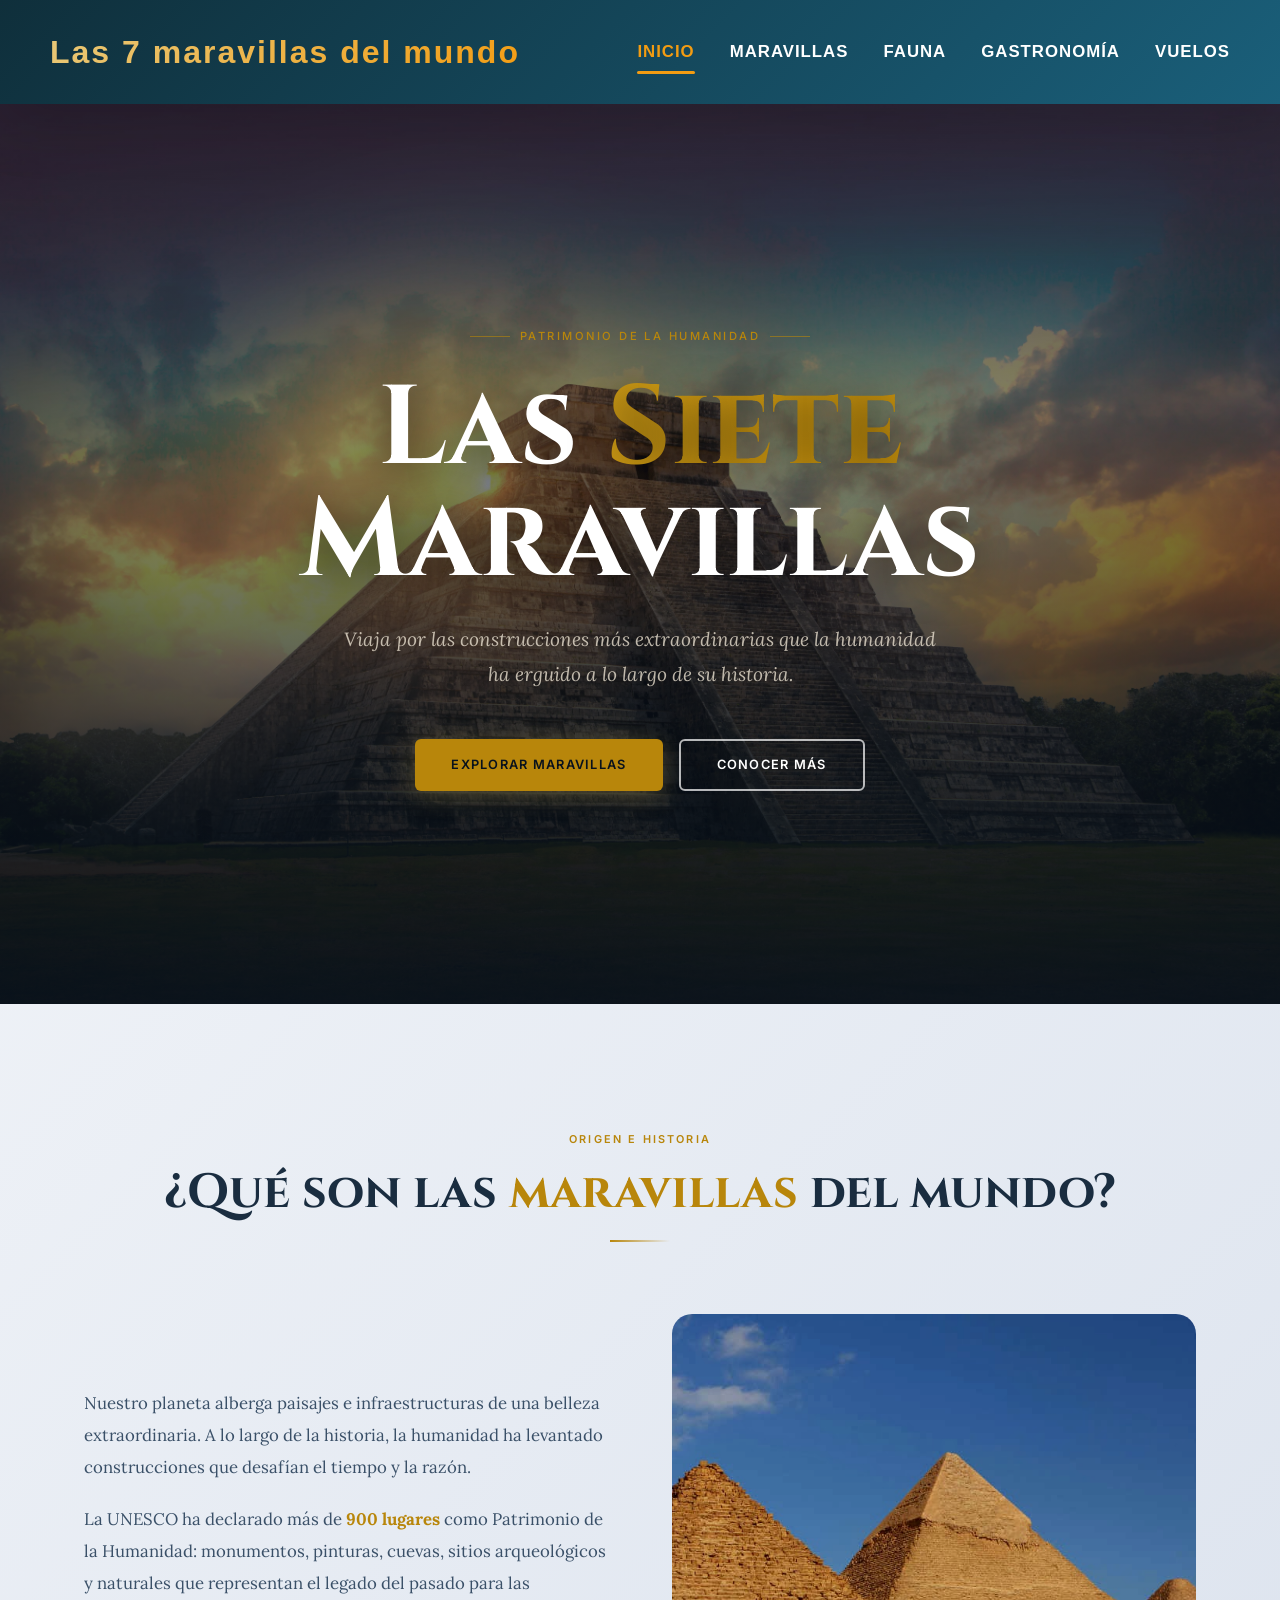
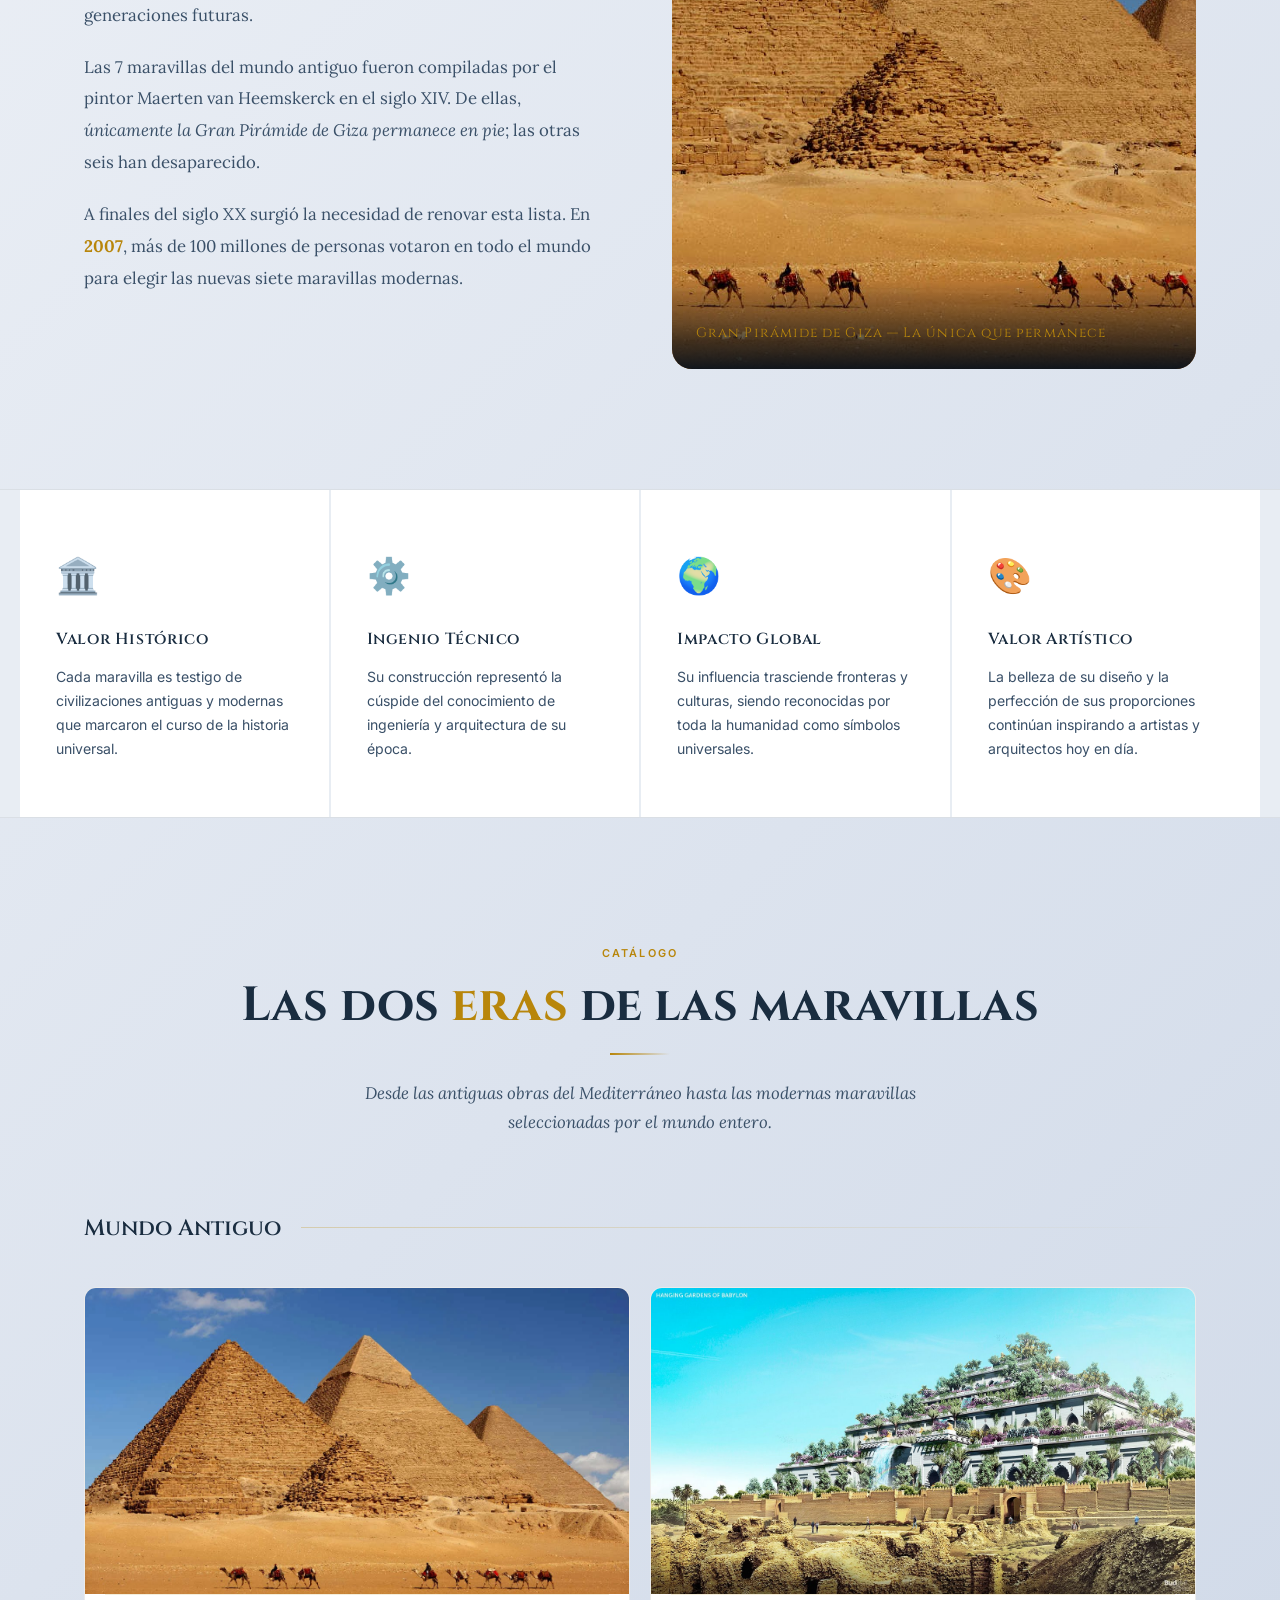
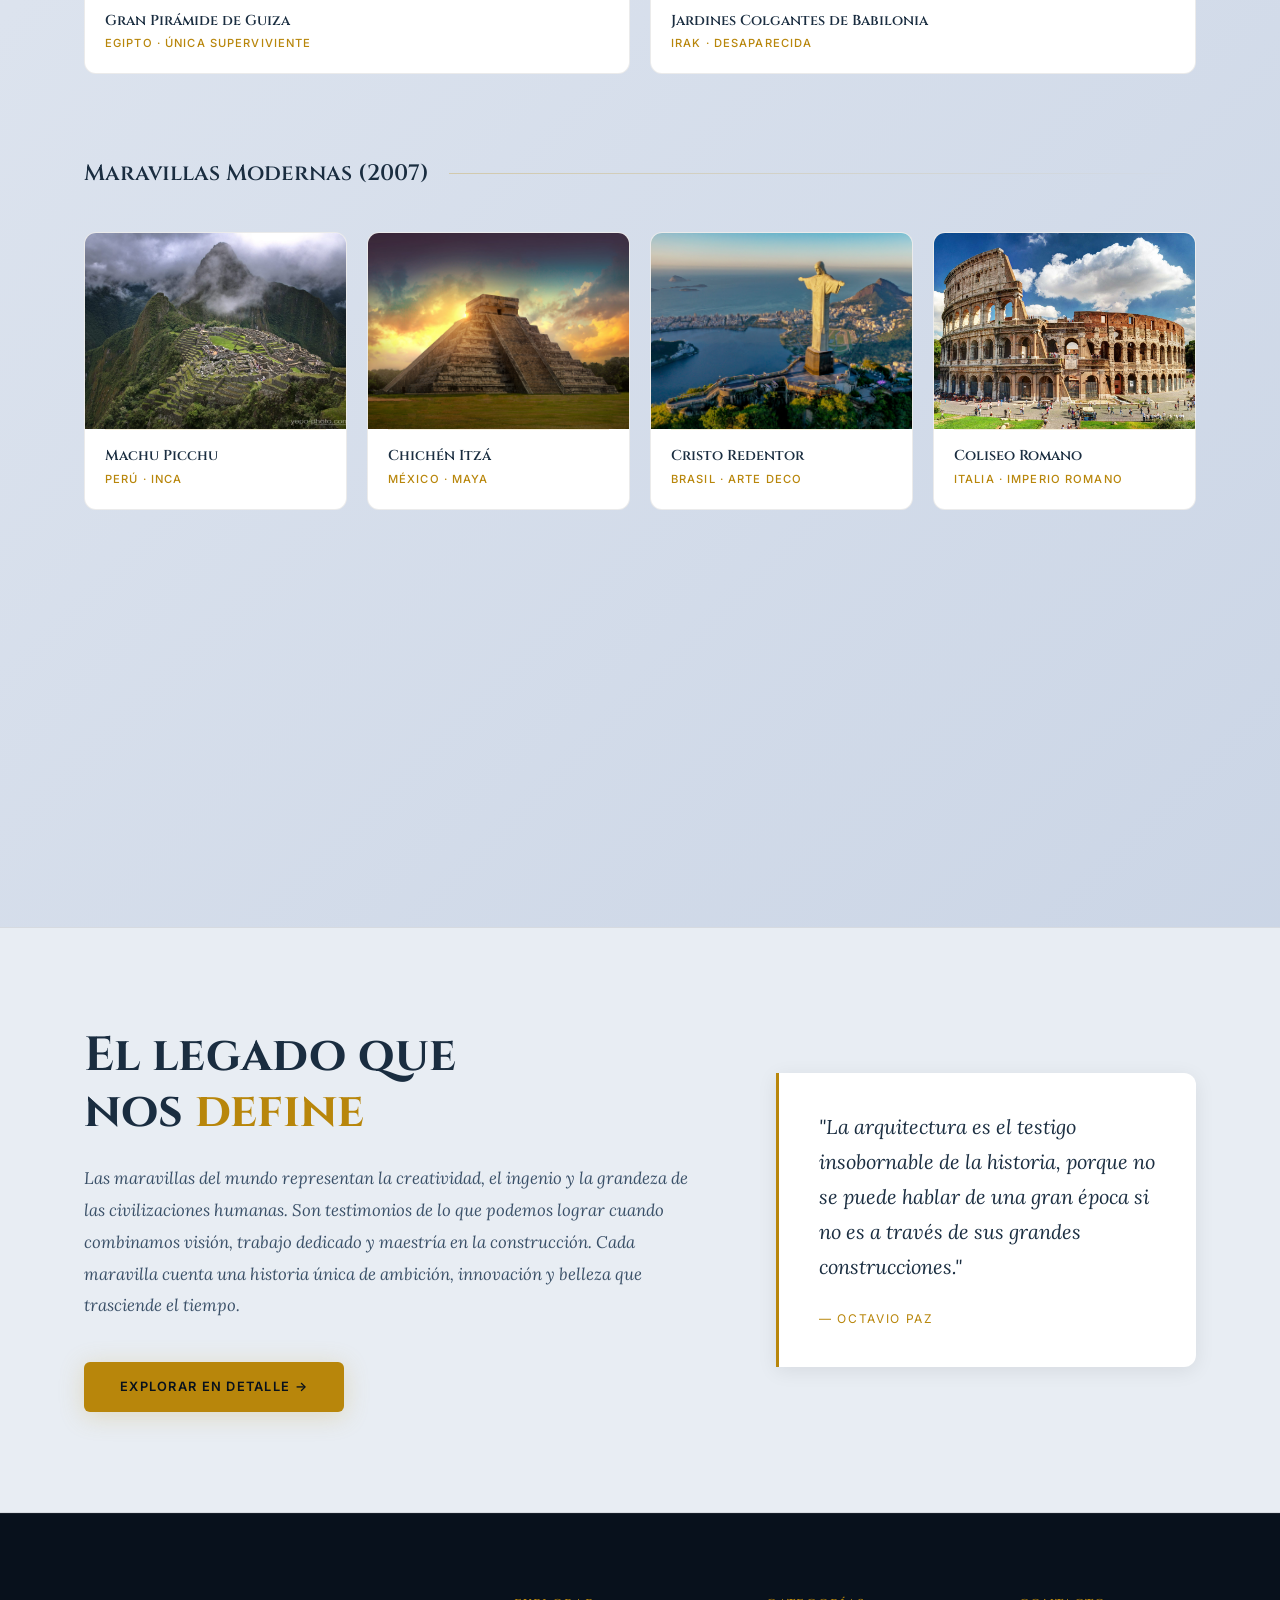
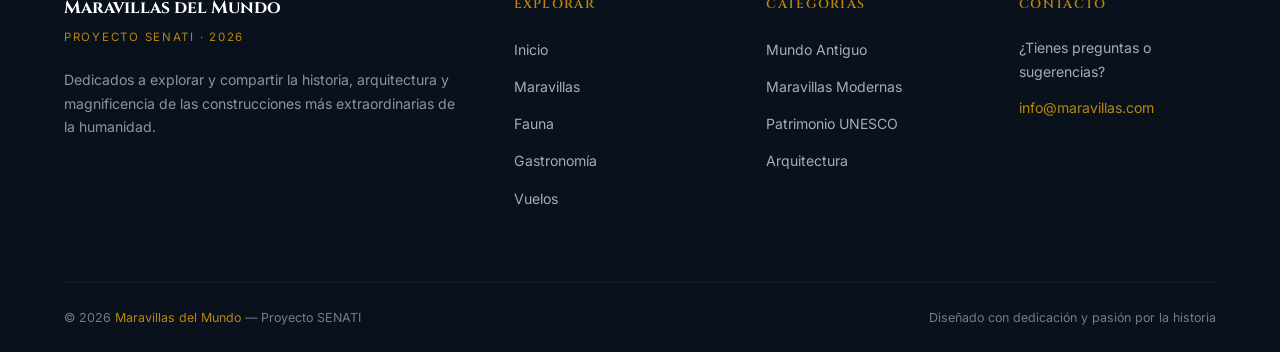
<file: index.html>
<!DOCTYPE html>
<html lang="es">
<head>
    <meta charset="UTF-8">
    <meta name="viewport" content="width=device-width, initial-scale=1.0">
    <meta name="description" content="Descubre las 7 maravillas del mundo: construcciones extraordinarias que muestran la grandeza de la humanidad.">
    <meta name="keywords" content="maravillas del mundo, arquitectura, historia, construcciones famosas, patrimonio mundial">
    <meta name="author" content="Proyecto SENATI">
    <meta name="theme-color" content="#0d1b2a">
    <meta property="og:title" content="Las 7 Maravillas del Mundo">
    <meta property="og:description" content="Descubre las construcciones más impresionantes creadas por la humanidad.">
    <meta property="og:type" content="website">
    <title>Las 7 Maravillas del Mundo — Historia & Arquitectura</title>

    <link rel="preconnect" href="https://fonts.googleapis.com">
    <link rel="preconnect" href="https://fonts.gstatic.com" crossorigin>
    <link href="https://fonts.googleapis.com/css2?family=Cinzel:wght@400;600;700;900&family=Lora:ital,wght@0,400;0,500;1,400&family=Inter:wght@300;400;500&display=swap" rel="stylesheet">
    <link rel="stylesheet" href="css/style.css">
</head>
<body>

<header id="header">
    <a href="index.html" class="header-logo">
        <div class="logo-emblem">VII</div>
        <div class="logo-text">
            Las 7 maravillas del mundo
            <span>Proyecto SENATI · 2026</span>
        </div>
    </a>
    <button class="hamburger" id="hamburger" aria-label="Abrir menú">
        <span></span><span></span><span></span>
    </button>
    <nav id="nav-menu" role="navigation" aria-label="Menú principal">
        <a href="index.html" class="active">Inicio</a>
        <a href="maravillas.html">Maravillas</a>
        <a href="animales.html">Fauna</a>
        <a href="gastronomia.html">Gastronomía</a>
        <a href="vuelos.html">Vuelos</a>
    </nav>
</header>

<section class="hero" aria-label="Banner principal">
    <div class="hero-bg" role="img" aria-label="Chichén Itzá de fondo"></div>
    <div class="hero-overlay"></div>
    <div class="hero-content">
        <div class="hero-eyebrow">Patrimonio de la Humanidad</div>
        <h1>Las <em>Siete</em><br>Maravillas</h1>
        <p class="hero-desc">
            Viaja por las construcciones más extraordinarias que la humanidad
            ha erguido a lo largo de su historia.
        </p>
        <div class="hero-actions">
            <a href="maravillas.html" class="btn-primary">Explorar Maravillas</a>
            <a href="#sobre" class="btn-outline">Conocer más</a>
        </div>
    </div>
</section>

<main role="main">

    <section id="sobre" class="section" aria-label="Introducción">
        <div class="section-header">
            <span class="section-tag">Origen e Historia</span>
            <h2 class="section-title">¿Qué son las <span class="accent">maravillas</span> del mundo?</h2>
            <div class="section-rule"></div>
        </div>
        <div class="intro-grid">
            <div class="intro-text">
                <p>Nuestro planeta alberga paisajes e infraestructuras de una belleza extraordinaria. A lo largo de la historia, la humanidad ha levantado construcciones que desafían el tiempo y la razón.</p>
                <p>La UNESCO ha declarado más de <strong style="color:var(--gold)">900 lugares</strong> como Patrimonio de la Humanidad: monumentos, pinturas, cuevas, sitios arqueológicos y naturales que representan el legado del pasado para las generaciones futuras.</p>
                <p>Las 7 maravillas del mundo antiguo fueron compiladas por el pintor Maerten van Heemskerck en el siglo XIV. De ellas, <em>únicamente la Gran Pirámide de Giza permanece en pie</em>; las otras seis han desaparecido.</p>
                <p>A finales del siglo XX surgió la necesidad de renovar esta lista. En <strong style="color:var(--gold)">2007</strong>, más de 100 millones de personas votaron en todo el mundo para elegir las nuevas siete maravillas modernas.</p>
            </div>
            <div class="intro-visual">
                <img src="images/Piramides.jpg" alt="Gran Pirámide de Giza, la única maravilla antigua que perdura" loading="lazy">
                <div class="intro-visual-label">
                    <p>Gran Pirámide de Giza — La única que permanece</p>
                </div>
            </div>
        </div>
    </section>

    <div class="pillars">
        <div style="max-width:1240px;margin:0 auto;">
            <div class="pillars-grid">
                <div class="pillar fade-up">
                    <span class="pillar-icon">🏛️</span>
                    <h3>Valor Histórico</h3>
                    <p>Cada maravilla es testigo de civilizaciones antiguas y modernas que marcaron el curso de la historia universal.</p>
                </div>
                <div class="pillar fade-up">
                    <span class="pillar-icon">⚙️</span>
                    <h3>Ingenio Técnico</h3>
                    <p>Su construcción representó la cúspide del conocimiento de ingeniería y arquitectura de su época.</p>
                </div>
                <div class="pillar fade-up">
                    <span class="pillar-icon">🌍</span>
                    <h3>Impacto Global</h3>
                    <p>Su influencia trasciende fronteras y culturas, siendo reconocidas por toda la humanidad como símbolos universales.</p>
                </div>
                <div class="pillar fade-up">
                    <span class="pillar-icon">🎨</span>
                    <h3>Valor Artístico</h3>
                    <p>La belleza de su diseño y la perfección de sus proporciones continúan inspirando a artistas y arquitectos hoy en día.</p>
                </div>
            </div>
        </div>
    </div>

    <section class="section" aria-label="Versiones de las maravillas">
        <div class="section-header">
            <span class="section-tag">Catálogo</span>
            <h2 class="section-title">Las dos <span class="accent">eras</span> de las maravillas</h2>
            <div class="section-rule"></div>
            <p class="section-sub">Desde las antiguas obras del Mediterráneo hasta las modernas maravillas seleccionadas por el mundo entero.</p>
        </div>

        <div class="version-block">
            <div class="version-label"><h3>Mundo Antiguo</h3></div>
            <div class="cards-grid-ancient">
                <div class="wonder-card featured fade-up">
                    <div class="card-img-wrap">
                        <img class="card-img" src="images/Piramides.jpg" alt="Gran Pirámide de Guiza" loading="lazy">
                    </div>
                    <div class="card-body">
                        <div class="card-name">Gran Pirámide de Guiza</div>
                        <div class="card-tag">Egipto · Única superviviente</div>
                    </div>
                </div>
                <div class="wonder-card featured fade-up">
                    <div class="card-img-wrap">
                        <img class="card-img" src="images/jardines-babilonia-.jpg" alt="Jardines Colgantes de Babilonia" loading="lazy">
                    </div>
                    <div class="card-body">
                        <div class="card-name">Jardines Colgantes de Babilonia</div>
                        <div class="card-tag">Irak · Desaparecida</div>
                    </div>
                </div>
            </div>
        </div>

        <div class="version-block">
            <div class="version-label"><h3>Maravillas Modernas (2007)</h3></div>
            <div class="cards-grid">
                <div class="wonder-card fade-up">
                    <div class="card-img-wrap"><img class="card-img" src="images/machu-picchu.jpg" alt="Machu Picchu" loading="lazy"></div>
                    <div class="card-body"><div class="card-name">Machu Picchu</div><div class="card-tag">Perú · Inca</div></div>
                </div>
                <div class="wonder-card fade-up">
                    <div class="card-img-wrap"><img class="card-img" src="images/chichen itza.jpeg" alt="Chichén Itzá" loading="lazy"></div>
                    <div class="card-body"><div class="card-name">Chichén Itzá</div><div class="card-tag">México · Maya</div></div>
                </div>
                <div class="wonder-card fade-up">
                    <div class="card-img-wrap"><img class="card-img" src="images/Cristo-Redentor.jpg" alt="Cristo Redentor" loading="lazy"></div>
                    <div class="card-body"><div class="card-name">Cristo Redentor</div><div class="card-tag">Brasil · Arte Deco</div></div>
                </div>
                <div class="wonder-card fade-up">
                    <div class="card-img-wrap"><img class="card-img" src="images/Coliseo-Romano.jpg" alt="Coliseo Romano" loading="lazy"></div>
                    <div class="card-body"><div class="card-name">Coliseo Romano</div><div class="card-tag">Italia · Imperio Romano</div></div>
                </div>
                <div class="wonder-card fade-up">
                    <div class="card-img-wrap"><img class="card-img" src="images/taj-mahal.jpg" alt="Taj Mahal" loading="lazy"></div>
                    <div class="card-body"><div class="card-name">Taj Mahal</div><div class="card-tag">India · Imperio Mogol</div></div>
                </div>
                <div class="wonder-card fade-up">
                    <div class="card-img-wrap"><img class="card-img" src="images/muralla-china.jpg" alt="Gran Muralla China" loading="lazy"></div>
                    <div class="card-body"><div class="card-name">Gran Muralla China</div><div class="card-tag">China · Dinastía Qin</div></div>
                </div>
                <div class="wonder-card fade-up">
                    <div class="card-img-wrap"><img class="card-img" src="images/petra.webp" alt="Petra" loading="lazy"></div>
                    <div class="card-body"><div class="card-name">Petra</div><div class="card-tag">Jordania · Nabateo</div></div>
                </div>
            </div>
        </div>
    </section>

    <div class="summary-band">
        <div class="summary-inner">
            <div>
                <h2>El legado que<br>nos <em>define</em></h2>
                <p>Las maravillas del mundo representan la creatividad, el ingenio y la grandeza de las civilizaciones humanas. Son testimonios de lo que podemos lograr cuando combinamos visión, trabajo dedicado y maestría en la construcción. Cada maravilla cuenta una historia única de ambición, innovación y belleza que trasciende el tiempo.</p>
                <a href="maravillas.html" class="btn-primary" style="display:inline-flex;">Explorar en Detalle →</a>
            </div>
            <div class="quote-block">
                <blockquote>"La arquitectura es el testigo insobornable de la historia, porque no se puede hablar de una gran época si no es a través de sus grandes construcciones."</blockquote>
                <cite>— Octavio Paz</cite>
            </div>
        </div>
    </div>

</main>

<footer role="contentinfo">
    <div class="footer-inner">
        <div class="footer-brand">
            <h4>Maravillas del Mundo</h4>
            <span class="tagline">Proyecto SENATI · 2026</span>
            <p>Dedicados a explorar y compartir la historia, arquitectura y magnificencia de las construcciones más extraordinarias de la humanidad.</p>
        </div>
        <div class="footer-col">
            <h5>Explorar</h5>
            <ul>
                <li><a href="index.html">Inicio</a></li>
                <li><a href="maravillas.html">Maravillas</a></li>
                <li><a href="animales.html">Fauna</a></li>
                <li><a href="gastronomia.html">Gastronomía</a></li>
                <li><a href="vuelos.html">Vuelos</a></li>
            </ul>
        </div>
        <div class="footer-col">
            <h5>Categorías</h5>
            <ul>
                <li><a href="#">Mundo Antiguo</a></li>
                <li><a href="#">Maravillas Modernas</a></li>
                <li><a href="#">Patrimonio UNESCO</a></li>
                <li><a href="#">Arquitectura</a></li>
            </ul>
        </div>
        <div class="footer-col">
            <h5>Contacto</h5>
            <p>¿Tienes preguntas o sugerencias?</p>
            <p style="margin-top:12px; color:var(--gold);">info@maravillas.com</p>
        </div>
    </div>
    <div class="footer-bottom">
        <p>© 2026 <span>Maravillas del Mundo</span> — Proyecto SENATI</p>
        <p>Diseñado con dedicación y pasión por la historia</p>
    </div>
</footer>

<script>
    const hamburger = document.getElementById('hamburger');
    const navMenu = document.getElementById('nav-menu');
    hamburger.addEventListener('click', () => {
        hamburger.classList.toggle('active');
        navMenu.classList.toggle('open');
    });
    navMenu.querySelectorAll('a').forEach(link => {
        link.addEventListener('click', () => {
            hamburger.classList.remove('active');
            navMenu.classList.remove('open');
        });
    });

    const faders = document.querySelectorAll('.fade-up');
    const observer = new IntersectionObserver((entries) => {
        entries.forEach(e => {
            if (e.isIntersecting) { e.target.classList.add('visible'); observer.unobserve(e.target); }
        });
    }, { threshold: 0.12 });
    faders.forEach(el => observer.observe(el));
</script>
</body>
</html>
</file>
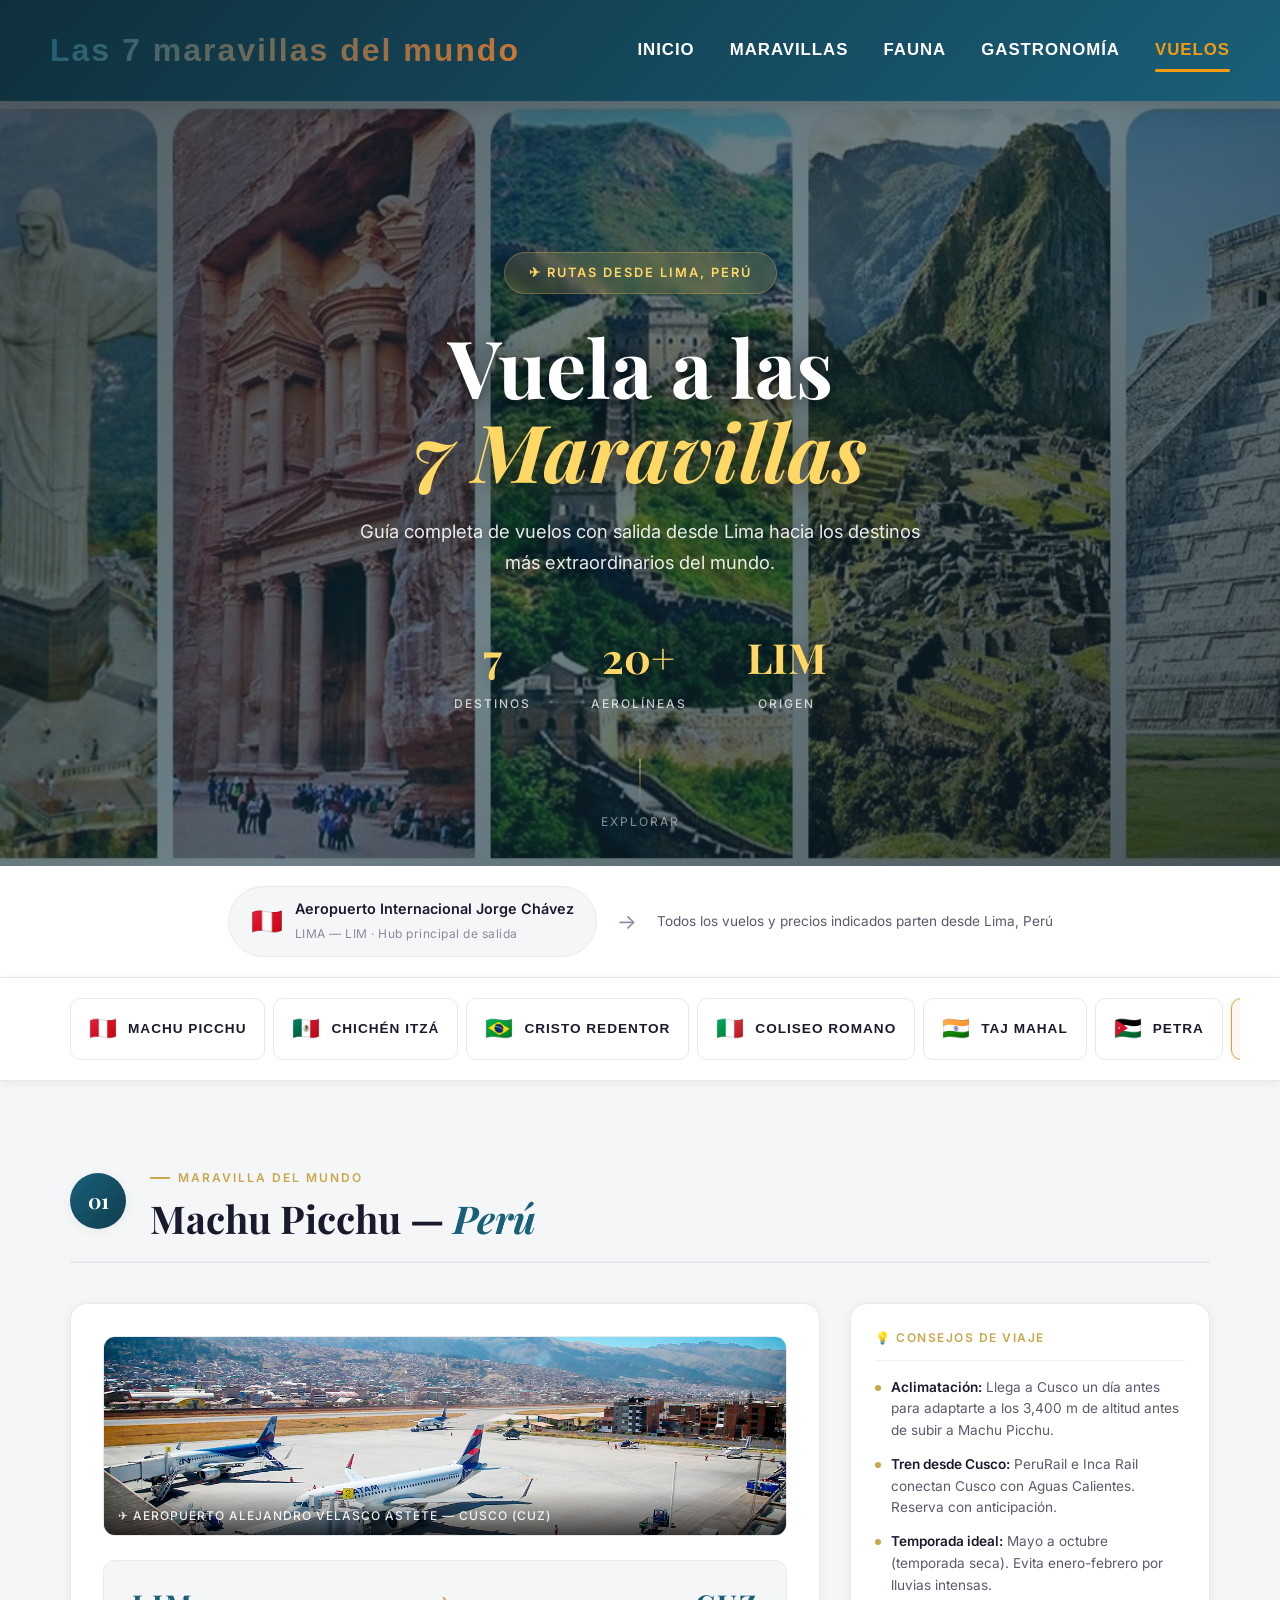
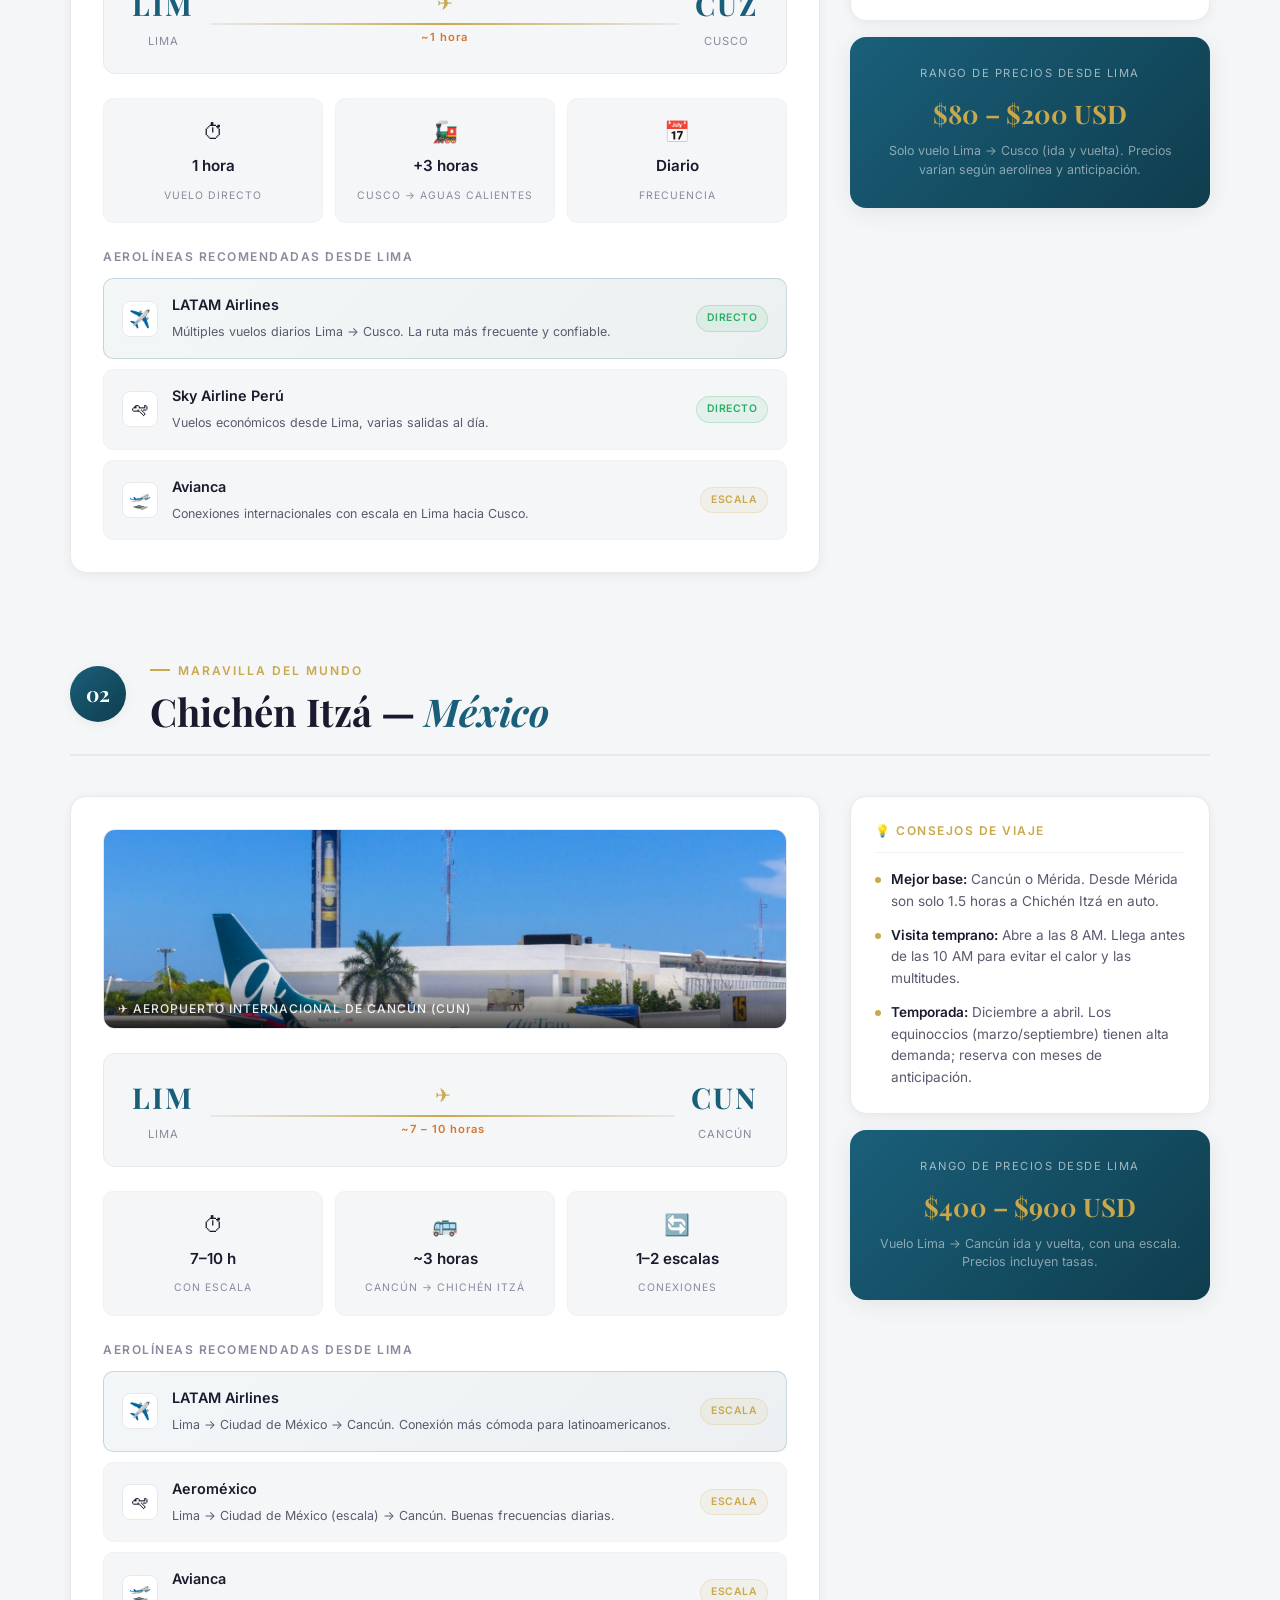
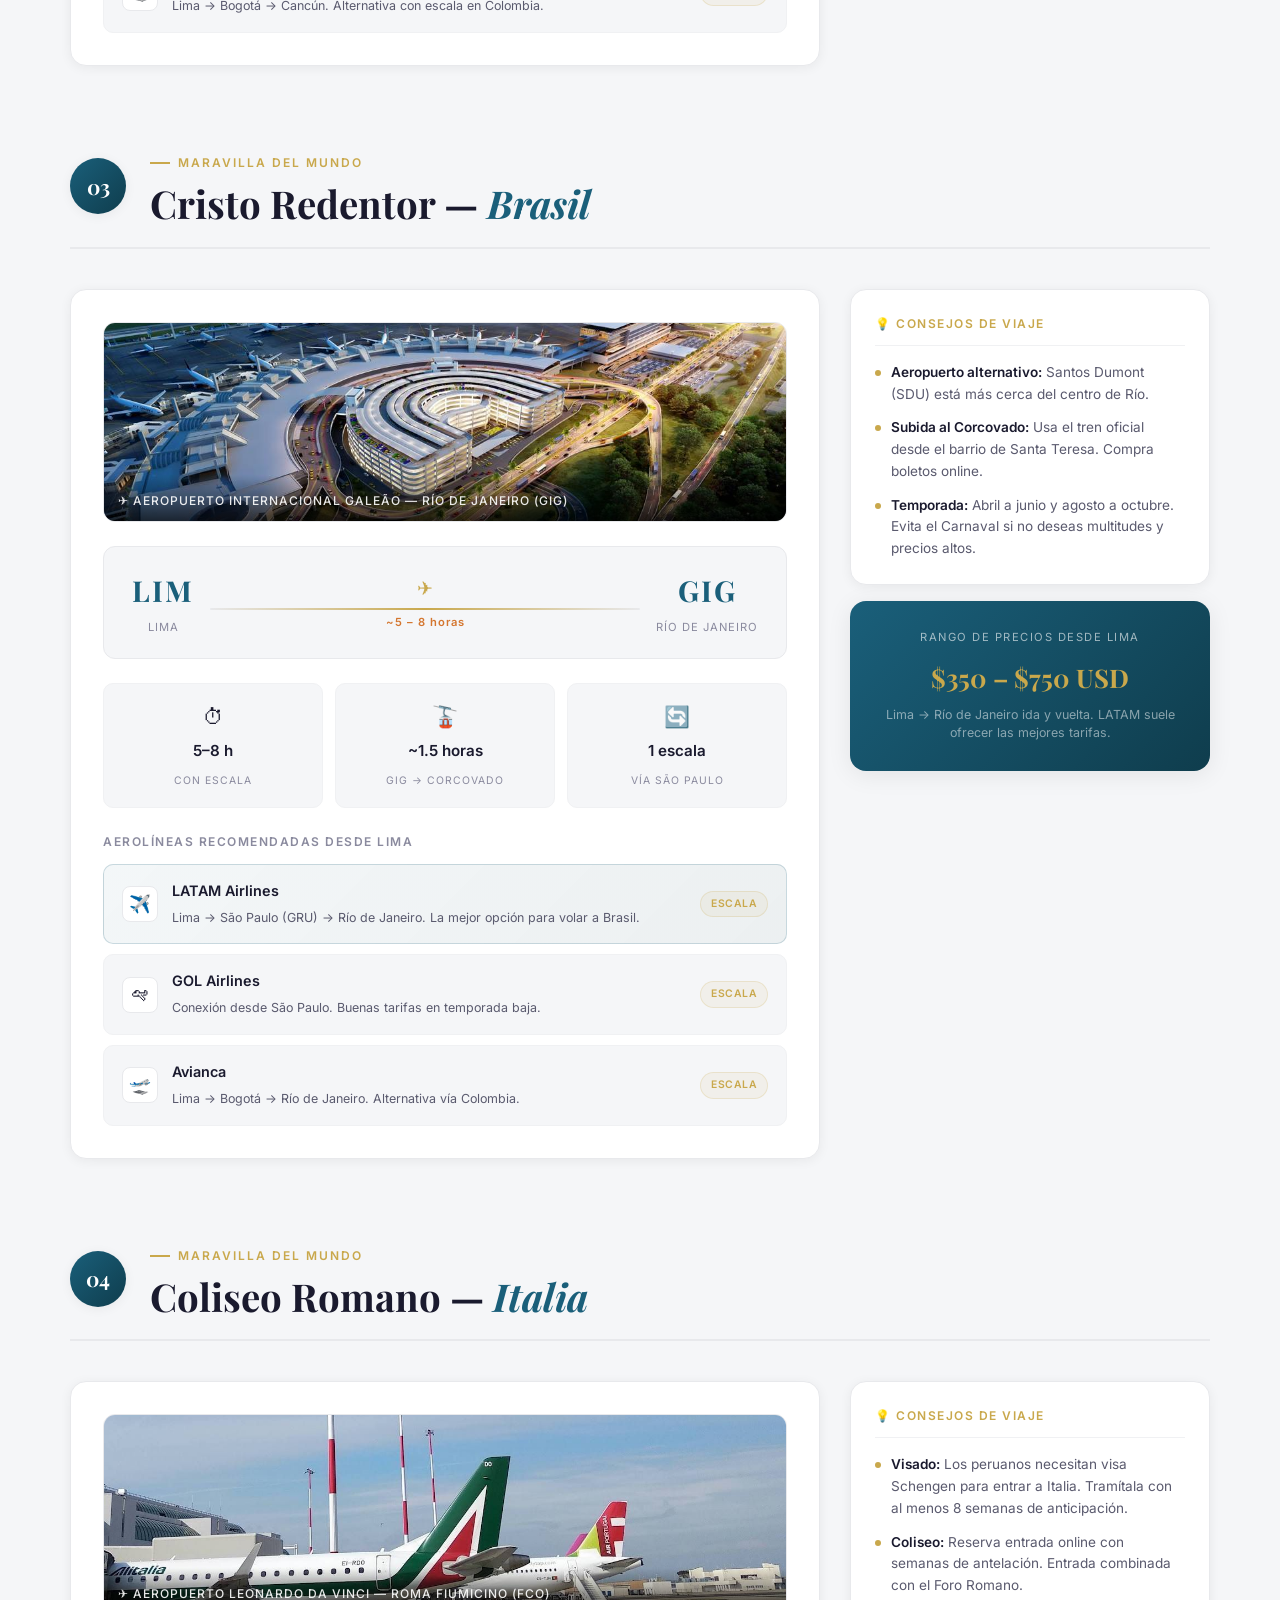
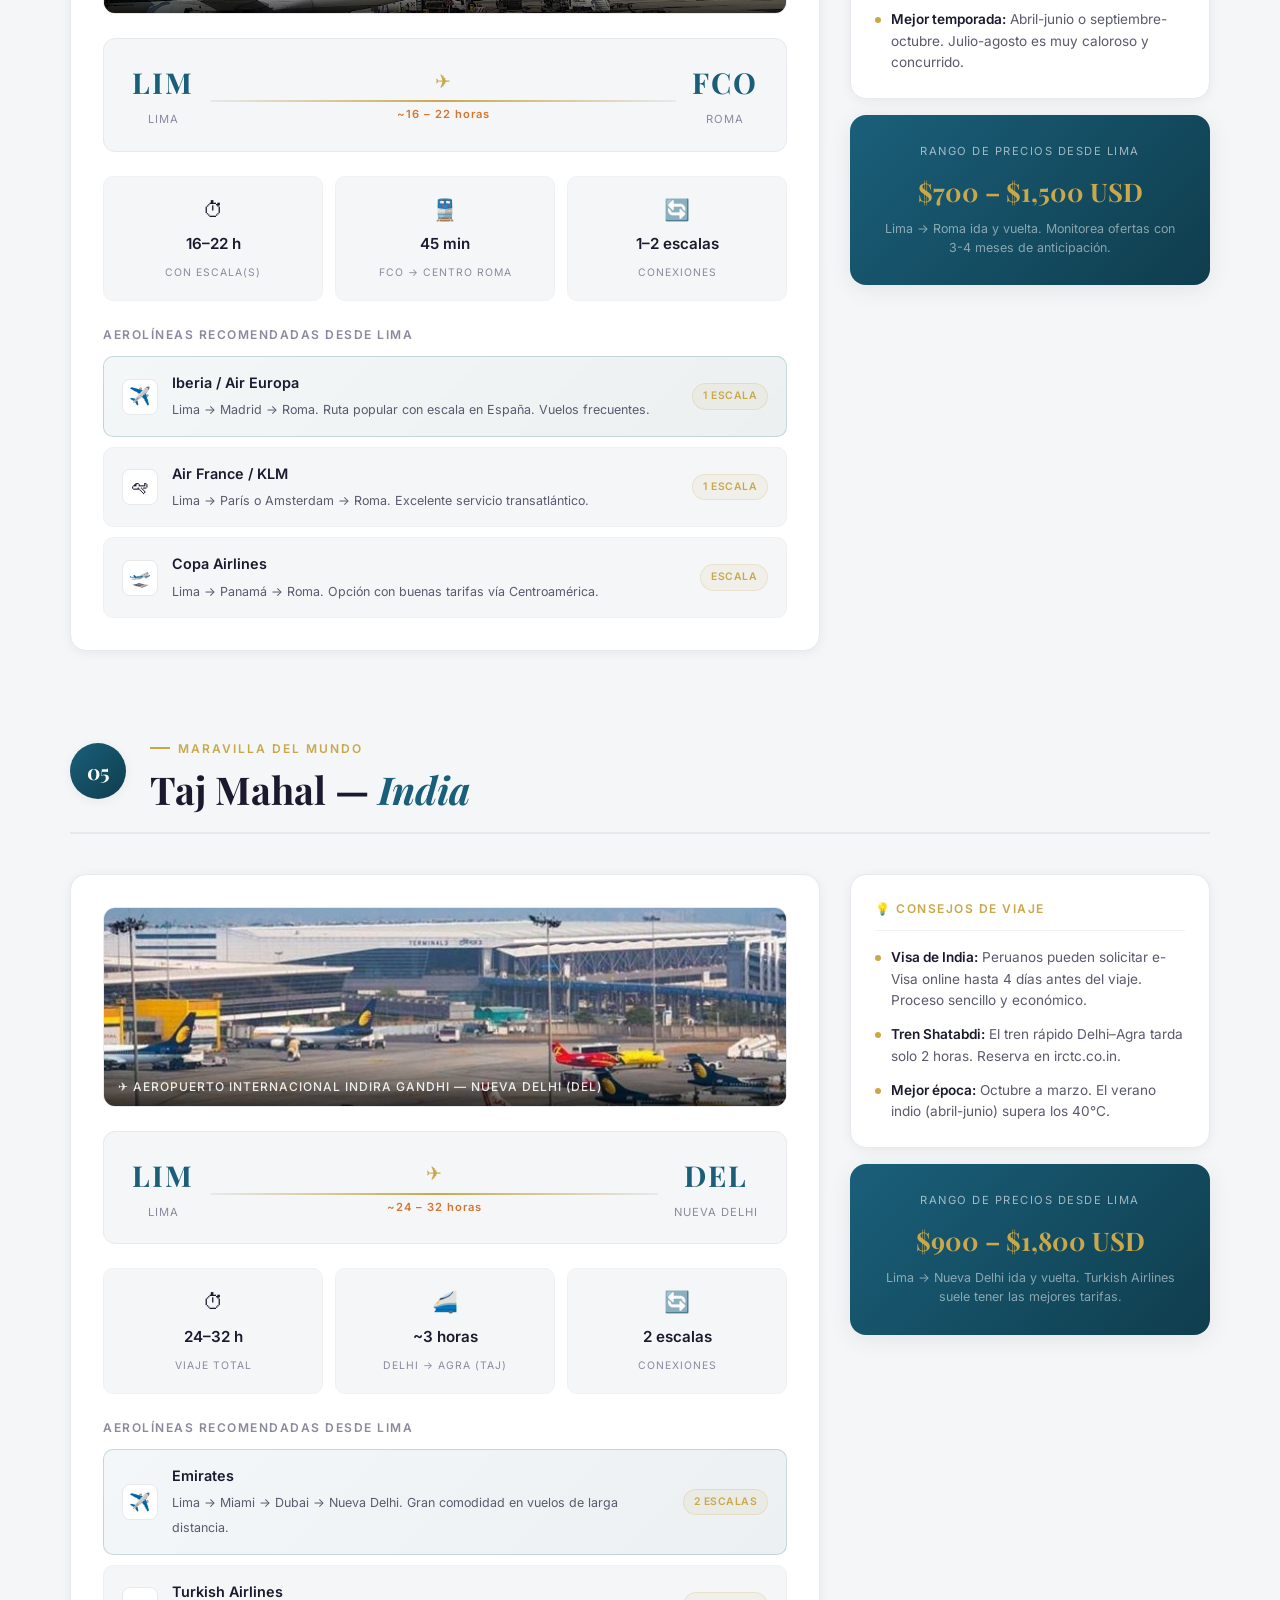
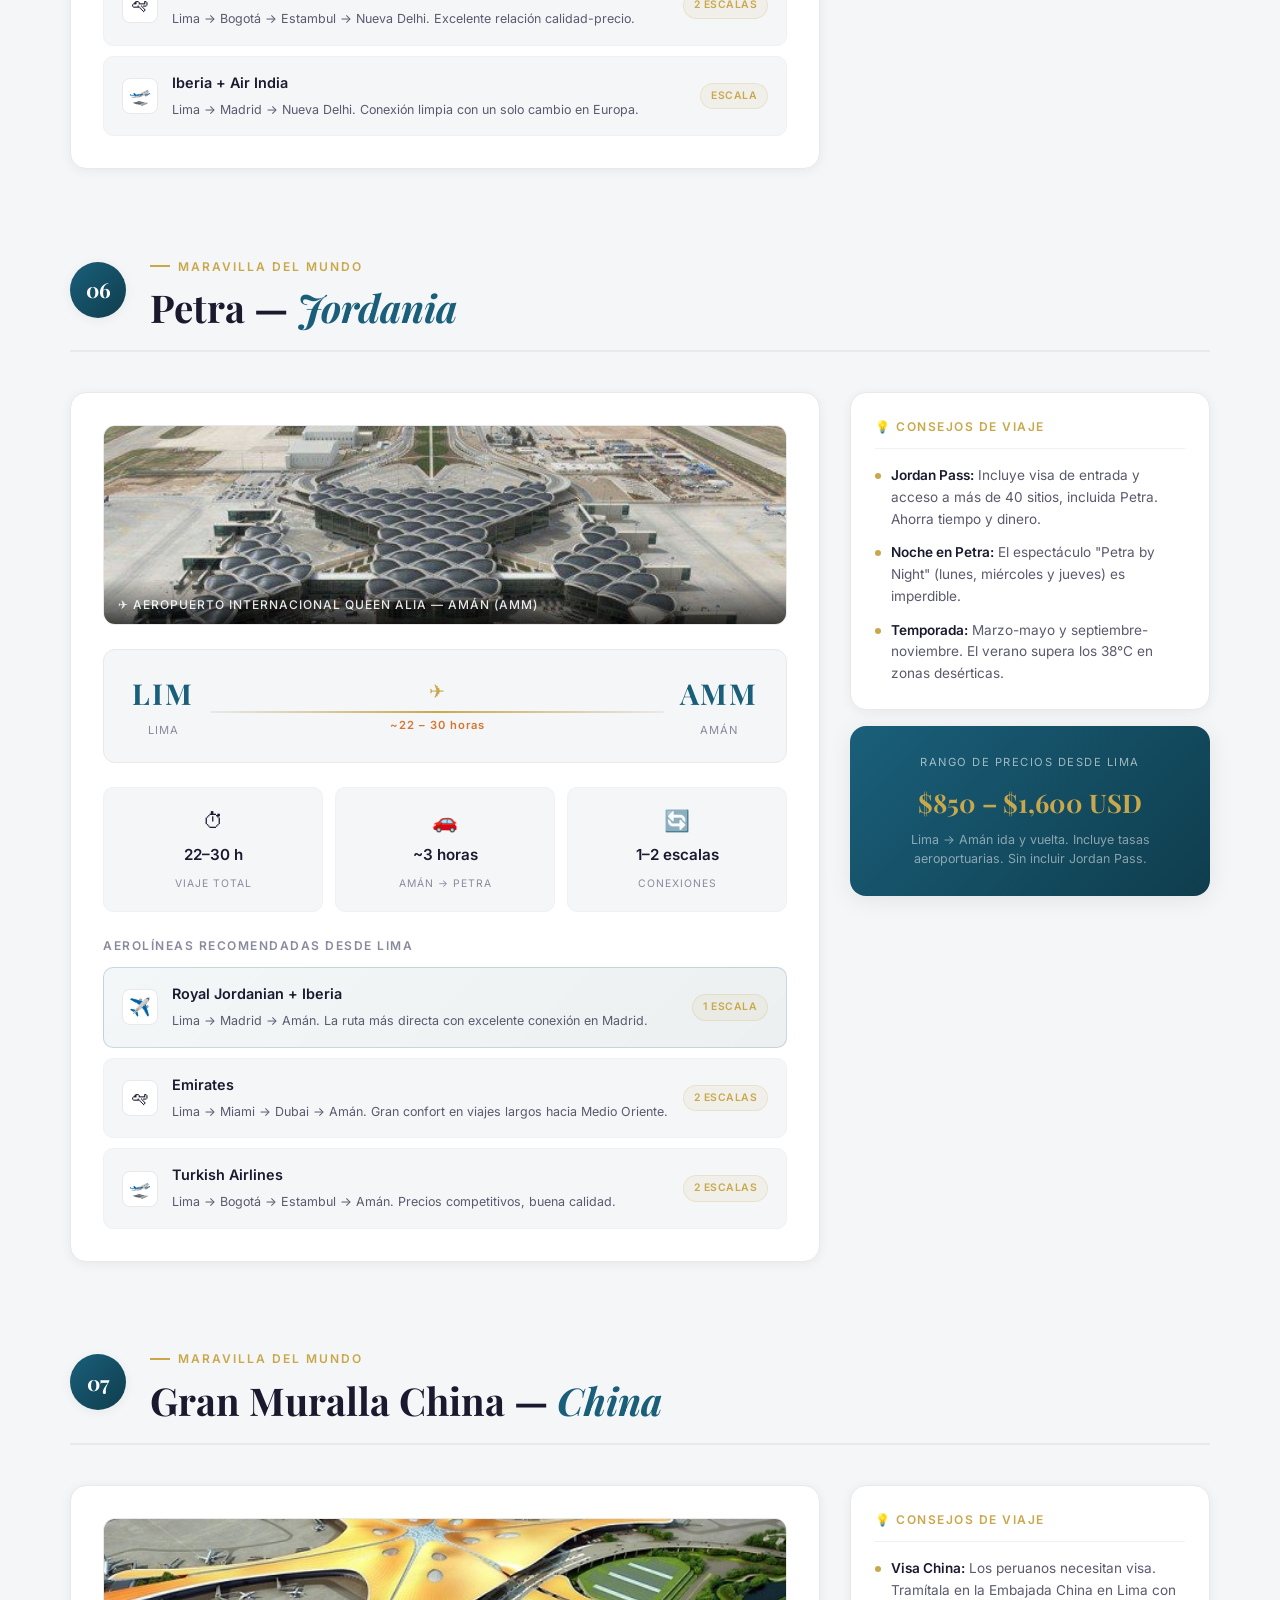
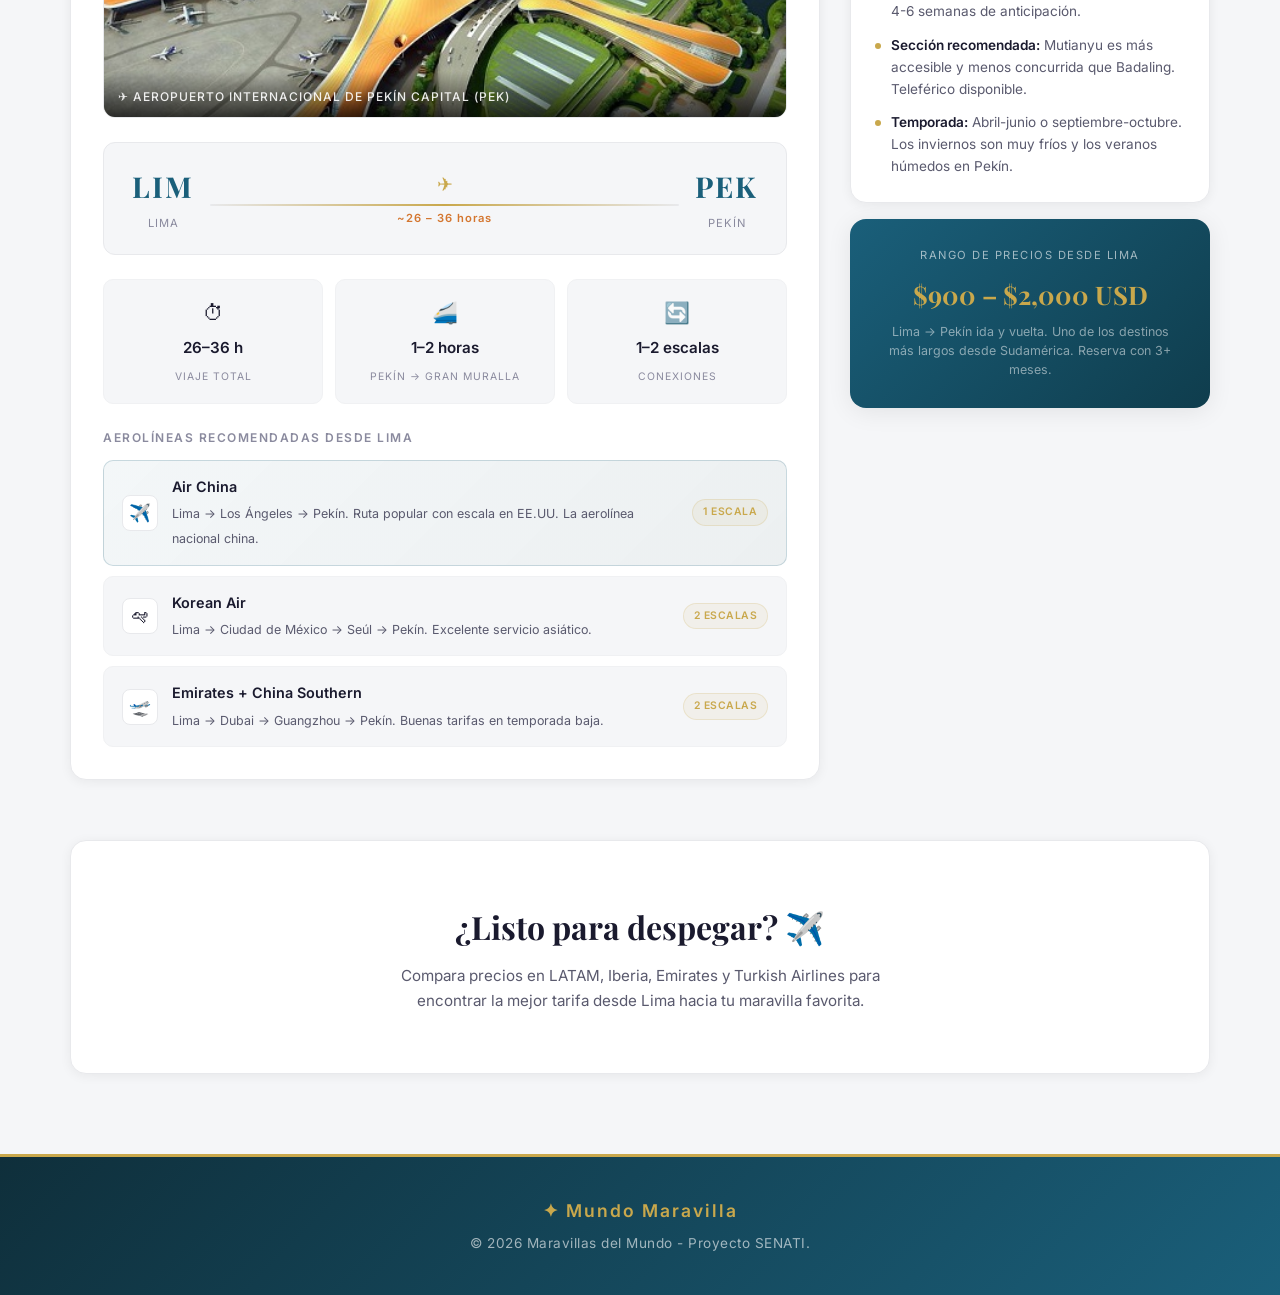
<file: vuelos.html>
<!DOCTYPE html>
<html lang="es">
<head>
    <meta charset="UTF-8">
    <meta name="viewport" content="width=device-width, initial-scale=1.0">
    <title>Vuelos a las Maravillas</title>
    <link href="https://fonts.googleapis.com/css2?family=Inter:wght@300;400;500;600;700&family=Playfair+Display:wght@600;700&display=swap" rel="stylesheet">
    <link rel="stylesheet" href="css/vuelos.css">
</head>
<body>

<!-- HEADER -->
<header>
    <h1>Las 7 maravillas del mundo</h1>
    <button class="hamburger" id="hamburger" aria-label="Abrir menú">
        <span></span><span></span><span></span>
    </button>
    <nav id="nav-menu">
        <a href="index.html">Inicio</a>
        <a href="maravillas.html">Maravillas</a>
        <a href="animales.html">Fauna</a>
        <a href="gastronomia.html">Gastronomía</a>
        <a href="vuelos.html" class="active">Vuelos</a>
    </nav>
</header>

<!-- HERO -->
<section class="hero">
    <div class="hero-bg-img"></div>
    <div class="hero-overlay"></div>
    
    <!-- Aviones -->
    <div class="plane plane-left"></div>
    <div class="plane plane-right"></div>
    <div class="plane plane-left-2"></div>
    <div class="plane plane-right-2"></div>
    
    <div class="hero-content">
        <div class="hero-eyebrow">✈ Rutas desde Lima, Perú</div>
        <h1 class="hero-title">
            Vuela a las<br>
            <span class="highlight">7 Maravillas</span>
        </h1>
        <p class="hero-subtitle">
            Guía completa de vuelos con salida desde Lima hacia los destinos más extraordinarios del mundo.
        </p>
        <div class="hero-stats">
            <div class="stat">
                <span class="stat-num">7</span>
                <span class="stat-label">Destinos</span>
            </div>
            <div class="stat">
                <span class="stat-num">20+</span>
                <span class="stat-label">Aerolíneas</span>
            </div>
            <div class="stat">
                <span class="stat-num">LIM</span>
                <span class="stat-label">Origen</span>
            </div>
        </div>
    </div>
    <div class="hero-scroll">
        <div class="scroll-line"></div>
        Explorar
    </div>
</section>

<!-- ORIGIN BANNER -->
<div class="origin-banner">
    <div class="origin-inner">
        <div class="origin-badge">
            <span class="origin-flag">🇵🇪</span>
            <div class="origin-text">
                <strong>Aeropuerto Internacional Jorge Chávez</strong>
                <span>LIMA — LIM · Hub principal de salida</span>
            </div>
        </div>
        <div class="origin-arrow">→</div>
        <p class="origin-note">Todos los vuelos y precios indicados parten desde Lima, Perú</p>
    </div>
</div>

<!-- QUICK NAV -->
<nav class="quick-nav" aria-label="Navegación rápida destinos">
    <div class="quick-nav-inner">
        <a href="#peru" class="dest-link">
            <span class="dest-flag">🇵🇪</span>
            <span class="dest-name">Machu Picchu</span>
        </a>
        <a href="#mexico" class="dest-link">
            <span class="dest-flag">🇲🇽</span>
            <span class="dest-name">Chichén Itzá</span>
        </a>
        <a href="#brasil" class="dest-link">
            <span class="dest-flag">🇧🇷</span>
            <span class="dest-name">Cristo Redentor</span>
        </a>
        <a href="#italia" class="dest-link">
            <span class="dest-flag">🇮🇹</span>
            <span class="dest-name">Coliseo Romano</span>
        </a>
        <a href="#india" class="dest-link">
            <span class="dest-flag">🇮🇳</span>
            <span class="dest-name">Taj Mahal</span>
        </a>
        <a href="#jordania" class="dest-link">
            <span class="dest-flag">🇯🇴</span>
            <span class="dest-name">Petra</span>
        </a>
        <a href="#china" class="dest-link">
            <span class="dest-flag">🇨🇳</span>
            <span class="dest-name">Gran Muralla</span>
        </a>
    </div>
</nav>

<main>

<!-- ===== 01 · PERÚ ===== -->
<section class="flight-section" id="peru">
    <div class="section-header">
        <div class="section-num-wrap"><div class="section-num">01</div></div>
        <div class="section-meta">
            <p class="wonder-label">Maravilla del Mundo</p>
            <h2 class="section-title">Machu Picchu — <span class="country">Perú</span></h2>
        </div>
    </div>
    <div class="flight-layout">
        <div class="flight-panel">
            <div class="airport-img-wrap">
                <img src="img/aeropuerto-cusco.jpg" alt="Aeropuerto Alejandro Velasco Astete, Cusco" loading="lazy">
                <span class="airport-img-label">✈ Aeropuerto Alejandro Velasco Astete — Cusco (CUZ)</span>
            </div>
            <div class="route-display">
                <div class="route-city">
                    <span class="route-code">LIM</span>
                    <span class="route-name">Lima</span>
                </div>
                <div class="route-middle">
                    <span class="route-plane">✈</span>
                    <div class="route-line"></div>
                    <span class="route-duration">~1 hora</span>
                </div>
                <div class="route-city">
                    <span class="route-code">CUZ</span>
                    <span class="route-name">Cusco</span>
                </div>
            </div>
            <div class="info-strips">
                <div class="info-strip">
                    <span class="strip-icon">⏱</span>
                    <span class="strip-value">1 hora</span>
                    <span class="strip-label">Vuelo directo</span>
                </div>
                <div class="info-strip">
                    <span class="strip-icon">🚂</span>
                    <span class="strip-value">+3 horas</span>
                    <span class="strip-label">Cusco → Aguas Calientes</span>
                </div>
                <div class="info-strip">
                    <span class="strip-icon">📅</span>
                    <span class="strip-value">Diario</span>
                    <span class="strip-label">Frecuencia</span>
                </div>
            </div>
            <p class="airlines-title">Aerolíneas recomendadas desde Lima</p>
            <div class="airlines-list">
                <div class="airline-row featured">
                    <div class="airline-icon">✈️</div>
                    <div class="airline-info">
                        <span class="airline-name">LATAM Airlines</span>
                        <span class="airline-desc">Múltiples vuelos diarios Lima → Cusco. La ruta más frecuente y confiable.</span>
                    </div>
                    <span class="airline-tag direct">Directo</span>
                </div>
                <div class="airline-row">
                    <div class="airline-icon">🛩</div>
                    <div class="airline-info">
                        <span class="airline-name">Sky Airline Perú</span>
                        <span class="airline-desc">Vuelos económicos desde Lima, varias salidas al día.</span>
                    </div>
                    <span class="airline-tag direct">Directo</span>
                </div>
                <div class="airline-row">
                    <div class="airline-icon">🛫</div>
                    <div class="airline-info">
                        <span class="airline-name">Avianca</span>
                        <span class="airline-desc">Conexiones internacionales con escala en Lima hacia Cusco.</span>
                    </div>
                    <span class="airline-tag connection">Escala</span>
                </div>
            </div>
        </div>
        <div class="tips-panel">
            <div class="tips-card">
                <div class="tips-card-title">💡 Consejos de viaje</div>
                <div class="tip-item"><div class="tip-dot"></div><p class="tip-text"><strong>Aclimatación:</strong> Llega a Cusco un día antes para adaptarte a los 3,400 m de altitud antes de subir a Machu Picchu.</p></div>
                <div class="tip-item"><div class="tip-dot"></div><p class="tip-text"><strong>Tren desde Cusco:</strong> PeruRail e Inca Rail conectan Cusco con Aguas Calientes. Reserva con anticipación.</p></div>
                <div class="tip-item"><div class="tip-dot"></div><p class="tip-text"><strong>Temporada ideal:</strong> Mayo a octubre (temporada seca). Evita enero-febrero por lluvias intensas.</p></div>
            </div>
            <div class="price-card">
                <p class="price-label">Rango de precios desde Lima</p>
                <span class="price-range">$80 – $200 USD</span>
                <p class="price-note">Solo vuelo Lima → Cusco (ida y vuelta). Precios varían según aerolínea y anticipación.</p>
            </div>
        </div>
    </div>
</section>

<!-- ===== 02 · MÉXICO ===== -->
<section class="flight-section" id="mexico">
    <div class="section-header">
        <div class="section-num-wrap"><div class="section-num">02</div></div>
        <div class="section-meta">
            <p class="wonder-label">Maravilla del Mundo</p>
            <h2 class="section-title">Chichén Itzá — <span class="country">México</span></h2>
        </div>
    </div>
    <div class="flight-layout">
        <div class="flight-panel">
            <div class="airport-img-wrap">
                <img src="img/aeropuerto-cancun.jpg" alt="Aeropuerto Internacional de Cancún" loading="lazy">
                <span class="airport-img-label">✈ Aeropuerto Internacional de Cancún (CUN)</span>
            </div>
            <div class="route-display">
                <div class="route-city">
                    <span class="route-code">LIM</span>
                    <span class="route-name">Lima</span>
                </div>
                <div class="route-middle">
                    <span class="route-plane">✈</span>
                    <div class="route-line"></div>
                    <span class="route-duration">~7 – 10 horas</span>
                </div>
                <div class="route-city">
                    <span class="route-code">CUN</span>
                    <span class="route-name">Cancún</span>
                </div>
            </div>
            <div class="info-strips">
                <div class="info-strip">
                    <span class="strip-icon">⏱</span>
                    <span class="strip-value">7–10 h</span>
                    <span class="strip-label">Con escala</span>
                </div>
                <div class="info-strip">
                    <span class="strip-icon">🚌</span>
                    <span class="strip-value">~3 horas</span>
                    <span class="strip-label">Cancún → Chichén Itzá</span>
                </div>
                <div class="info-strip">
                    <span class="strip-icon">🔄</span>
                    <span class="strip-value">1–2 escalas</span>
                    <span class="strip-label">Conexiones</span>
                </div>
            </div>
            <p class="airlines-title">Aerolíneas recomendadas desde Lima</p>
            <div class="airlines-list">
                <div class="airline-row featured">
                    <div class="airline-icon">✈️</div>
                    <div class="airline-info">
                        <span class="airline-name">LATAM Airlines</span>
                        <span class="airline-desc">Lima → Ciudad de México → Cancún. Conexión más cómoda para latinoamericanos.</span>
                    </div>
                    <span class="airline-tag connection">Escala</span>
                </div>
                <div class="airline-row">
                    <div class="airline-icon">🛩</div>
                    <div class="airline-info">
                        <span class="airline-name">Aeroméxico</span>
                        <span class="airline-desc">Lima → Ciudad de México (escala) → Cancún. Buenas frecuencias diarias.</span>
                    </div>
                    <span class="airline-tag connection">Escala</span>
                </div>
                <div class="airline-row">
                    <div class="airline-icon">🛫</div>
                    <div class="airline-info">
                        <span class="airline-name">Avianca</span>
                        <span class="airline-desc">Lima → Bogotá → Cancún. Alternativa con escala en Colombia.</span>
                    </div>
                    <span class="airline-tag connection">Escala</span>
                </div>
            </div>
        </div>
        <div class="tips-panel">
            <div class="tips-card">
                <div class="tips-card-title">💡 Consejos de viaje</div>
                <div class="tip-item"><div class="tip-dot"></div><p class="tip-text"><strong>Mejor base:</strong> Cancún o Mérida. Desde Mérida son solo 1.5 horas a Chichén Itzá en auto.</p></div>
                <div class="tip-item"><div class="tip-dot"></div><p class="tip-text"><strong>Visita temprano:</strong> Abre a las 8 AM. Llega antes de las 10 AM para evitar el calor y las multitudes.</p></div>
                <div class="tip-item"><div class="tip-dot"></div><p class="tip-text"><strong>Temporada:</strong> Diciembre a abril. Los equinoccios (marzo/septiembre) tienen alta demanda; reserva con meses de anticipación.</p></div>
            </div>
            <div class="price-card">
                <p class="price-label">Rango de precios desde Lima</p>
                <span class="price-range">$400 – $900 USD</span>
                <p class="price-note">Vuelo Lima → Cancún ida y vuelta, con una escala. Precios incluyen tasas.</p>
            </div>
        </div>
    </div>
</section>

<!-- ===== 03 · BRASIL ===== -->
<section class="flight-section" id="brasil">
    <div class="section-header">
        <div class="section-num-wrap"><div class="section-num">03</div></div>
        <div class="section-meta">
            <p class="wonder-label">Maravilla del Mundo</p>
            <h2 class="section-title">Cristo Redentor — <span class="country">Brasil</span></h2>
        </div>
    </div>
    <div class="flight-layout">
        <div class="flight-panel">
            <div class="airport-img-wrap">
                <img src="img/aeropuerto-rio.jpg" alt="Aeropuerto Internacional Galeão, Río de Janeiro" loading="lazy">
                <span class="airport-img-label">✈ Aeropuerto Internacional Galeão — Río de Janeiro (GIG)</span>
            </div>
            <div class="route-display">
                <div class="route-city">
                    <span class="route-code">LIM</span>
                    <span class="route-name">Lima</span>
                </div>
                <div class="route-middle">
                    <span class="route-plane">✈</span>
                    <div class="route-line"></div>
                    <span class="route-duration">~5 – 8 horas</span>
                </div>
                <div class="route-city">
                    <span class="route-code">GIG</span>
                    <span class="route-name">Río de Janeiro</span>
                </div>
            </div>
            <div class="info-strips">
                <div class="info-strip">
                    <span class="strip-icon">⏱</span>
                    <span class="strip-value">5–8 h</span>
                    <span class="strip-label">Con escala</span>
                </div>
                <div class="info-strip">
                    <span class="strip-icon">🚡</span>
                    <span class="strip-value">~1.5 horas</span>
                    <span class="strip-label">GIG → Corcovado</span>
                </div>
                <div class="info-strip">
                    <span class="strip-icon">🔄</span>
                    <span class="strip-value">1 escala</span>
                    <span class="strip-label">Vía São Paulo</span>
                </div>
            </div>
            <p class="airlines-title">Aerolíneas recomendadas desde Lima</p>
            <div class="airlines-list">
                <div class="airline-row featured">
                    <div class="airline-icon">✈️</div>
                    <div class="airline-info">
                        <span class="airline-name">LATAM Airlines</span>
                        <span class="airline-desc">Lima → São Paulo (GRU) → Río de Janeiro. La mejor opción para volar a Brasil.</span>
                    </div>
                    <span class="airline-tag connection">Escala</span>
                </div>
                <div class="airline-row">
                    <div class="airline-icon">🛩</div>
                    <div class="airline-info">
                        <span class="airline-name">GOL Airlines</span>
                        <span class="airline-desc">Conexión desde São Paulo. Buenas tarifas en temporada baja.</span>
                    </div>
                    <span class="airline-tag connection">Escala</span>
                </div>
                <div class="airline-row">
                    <div class="airline-icon">🛫</div>
                    <div class="airline-info">
                        <span class="airline-name">Avianca</span>
                        <span class="airline-desc">Lima → Bogotá → Río de Janeiro. Alternativa vía Colombia.</span>
                    </div>
                    <span class="airline-tag connection">Escala</span>
                </div>
            </div>
        </div>
        <div class="tips-panel">
            <div class="tips-card">
                <div class="tips-card-title">💡 Consejos de viaje</div>
                <div class="tip-item"><div class="tip-dot"></div><p class="tip-text"><strong>Aeropuerto alternativo:</strong> Santos Dumont (SDU) está más cerca del centro de Río.</p></div>
                <div class="tip-item"><div class="tip-dot"></div><p class="tip-text"><strong>Subida al Corcovado:</strong> Usa el tren oficial desde el barrio de Santa Teresa. Compra boletos online.</p></div>
                <div class="tip-item"><div class="tip-dot"></div><p class="tip-text"><strong>Temporada:</strong> Abril a junio y agosto a octubre. Evita el Carnaval si no deseas multitudes y precios altos.</p></div>
            </div>
            <div class="price-card">
                <p class="price-label">Rango de precios desde Lima</p>
                <span class="price-range">$350 – $750 USD</span>
                <p class="price-note">Lima → Río de Janeiro ida y vuelta. LATAM suele ofrecer las mejores tarifas.</p>
            </div>
        </div>
    </div>
</section>

<!-- ===== 04 · ITALIA ===== -->
<section class="flight-section" id="italia">
    <div class="section-header">
        <div class="section-num-wrap"><div class="section-num">04</div></div>
        <div class="section-meta">
            <p class="wonder-label">Maravilla del Mundo</p>
            <h2 class="section-title">Coliseo Romano — <span class="country">Italia</span></h2>
        </div>
    </div>
    <div class="flight-layout">
        <div class="flight-panel">
            <div class="airport-img-wrap">
                <img src="img/aeropuerto-roma.jpg" alt="Aeropuerto de Roma Fiumicino" loading="lazy">
                <span class="airport-img-label">✈ Aeropuerto Leonardo da Vinci — Roma Fiumicino (FCO)</span>
            </div>
            <div class="route-display">
                <div class="route-city">
                    <span class="route-code">LIM</span>
                    <span class="route-name">Lima</span>
                </div>
                <div class="route-middle">
                    <span class="route-plane">✈</span>
                    <div class="route-line"></div>
                    <span class="route-duration">~16 – 22 horas</span>
                </div>
                <div class="route-city">
                    <span class="route-code">FCO</span>
                    <span class="route-name">Roma</span>
                </div>
            </div>
            <div class="info-strips">
                <div class="info-strip">
                    <span class="strip-icon">⏱</span>
                    <span class="strip-value">16–22 h</span>
                    <span class="strip-label">Con escala(s)</span>
                </div>
                <div class="info-strip">
                    <span class="strip-icon">🚆</span>
                    <span class="strip-value">45 min</span>
                    <span class="strip-label">FCO → Centro Roma</span>
                </div>
                <div class="info-strip">
                    <span class="strip-icon">🔄</span>
                    <span class="strip-value">1–2 escalas</span>
                    <span class="strip-label">Conexiones</span>
                </div>
            </div>
            <p class="airlines-title">Aerolíneas recomendadas desde Lima</p>
            <div class="airlines-list">
                <div class="airline-row featured">
                    <div class="airline-icon">✈️</div>
                    <div class="airline-info">
                        <span class="airline-name">Iberia / Air Europa</span>
                        <span class="airline-desc">Lima → Madrid → Roma. Ruta popular con escala en España. Vuelos frecuentes.</span>
                    </div>
                    <span class="airline-tag connection">1 escala</span>
                </div>
                <div class="airline-row">
                    <div class="airline-icon">🛩</div>
                    <div class="airline-info">
                        <span class="airline-name">Air France / KLM</span>
                        <span class="airline-desc">Lima → París o Amsterdam → Roma. Excelente servicio transatlántico.</span>
                    </div>
                    <span class="airline-tag connection">1 escala</span>
                </div>
                <div class="airline-row">
                    <div class="airline-icon">🛫</div>
                    <div class="airline-info">
                        <span class="airline-name">Copa Airlines</span>
                        <span class="airline-desc">Lima → Panamá → Roma. Opción con buenas tarifas vía Centroamérica.</span>
                    </div>
                    <span class="airline-tag connection">Escala</span>
                </div>
            </div>
        </div>
        <div class="tips-panel">
            <div class="tips-card">
                <div class="tips-card-title">💡 Consejos de viaje</div>
                <div class="tip-item"><div class="tip-dot"></div><p class="tip-text"><strong>Visado:</strong> Los peruanos necesitan visa Schengen para entrar a Italia. Tramítala con al menos 8 semanas de anticipación.</p></div>
                <div class="tip-item"><div class="tip-dot"></div><p class="tip-text"><strong>Coliseo:</strong> Reserva entrada online con semanas de antelación. Entrada combinada con el Foro Romano.</p></div>
                <div class="tip-item"><div class="tip-dot"></div><p class="tip-text"><strong>Mejor temporada:</strong> Abril-junio o septiembre-octubre. Julio-agosto es muy caloroso y concurrido.</p></div>
            </div>
            <div class="price-card">
                <p class="price-label">Rango de precios desde Lima</p>
                <span class="price-range">$700 – $1,500 USD</span>
                <p class="price-note">Lima → Roma ida y vuelta. Monitorea ofertas con 3-4 meses de anticipación.</p>
            </div>
        </div>
    </div>
</section>

<!-- ===== 05 · INDIA ===== -->
<section class="flight-section" id="india">
    <div class="section-header">
        <div class="section-num-wrap"><div class="section-num">05</div></div>
        <div class="section-meta">
            <p class="wonder-label">Maravilla del Mundo</p>
            <h2 class="section-title">Taj Mahal — <span class="country">India</span></h2>
        </div>
    </div>
    <div class="flight-layout">
        <div class="flight-panel">
            <div class="airport-img-wrap">
                <img src="img/aeropuerto-delhi.jpg" alt="Aeropuerto Internacional Indira Gandhi, Nueva Delhi" loading="lazy">
                <span class="airport-img-label">✈ Aeropuerto Internacional Indira Gandhi — Nueva Delhi (DEL)</span>
            </div>
            <div class="route-display">
                <div class="route-city">
                    <span class="route-code">LIM</span>
                    <span class="route-name">Lima</span>
                </div>
                <div class="route-middle">
                    <span class="route-plane">✈</span>
                    <div class="route-line"></div>
                    <span class="route-duration">~24 – 32 horas</span>
                </div>
                <div class="route-city">
                    <span class="route-code">DEL</span>
                    <span class="route-name">Nueva Delhi</span>
                </div>
            </div>
            <div class="info-strips">
                <div class="info-strip">
                    <span class="strip-icon">⏱</span>
                    <span class="strip-value">24–32 h</span>
                    <span class="strip-label">Viaje total</span>
                </div>
                <div class="info-strip">
                    <span class="strip-icon">🚄</span>
                    <span class="strip-value">~3 horas</span>
                    <span class="strip-label">Delhi → Agra (Taj)</span>
                </div>
                <div class="info-strip">
                    <span class="strip-icon">🔄</span>
                    <span class="strip-value">2 escalas</span>
                    <span class="strip-label">Conexiones</span>
                </div>
            </div>
            <p class="airlines-title">Aerolíneas recomendadas desde Lima</p>
            <div class="airlines-list">
                <div class="airline-row featured">
                    <div class="airline-icon">✈️</div>
                    <div class="airline-info">
                        <span class="airline-name">Emirates</span>
                        <span class="airline-desc">Lima → Miami → Dubai → Nueva Delhi. Gran comodidad en vuelos de larga distancia.</span>
                    </div>
                    <span class="airline-tag connection">2 escalas</span>
                </div>
                <div class="airline-row">
                    <div class="airline-icon">🛩</div>
                    <div class="airline-info">
                        <span class="airline-name">Turkish Airlines</span>
                        <span class="airline-desc">Lima → Bogotá → Estambul → Nueva Delhi. Excelente relación calidad-precio.</span>
                    </div>
                    <span class="airline-tag connection">2 escalas</span>
                </div>
                <div class="airline-row">
                    <div class="airline-icon">🛫</div>
                    <div class="airline-info">
                        <span class="airline-name">Iberia + Air India</span>
                        <span class="airline-desc">Lima → Madrid → Nueva Delhi. Conexión limpia con un solo cambio en Europa.</span>
                    </div>
                    <span class="airline-tag connection">Escala</span>
                </div>
            </div>
        </div>
        <div class="tips-panel">
            <div class="tips-card">
                <div class="tips-card-title">💡 Consejos de viaje</div>
                <div class="tip-item"><div class="tip-dot"></div><p class="tip-text"><strong>Visa de India:</strong> Peruanos pueden solicitar e-Visa online hasta 4 días antes del viaje. Proceso sencillo y económico.</p></div>
                <div class="tip-item"><div class="tip-dot"></div><p class="tip-text"><strong>Tren Shatabdi:</strong> El tren rápido Delhi–Agra tarda solo 2 horas. Reserva en irctc.co.in.</p></div>
                <div class="tip-item"><div class="tip-dot"></div><p class="tip-text"><strong>Mejor época:</strong> Octubre a marzo. El verano indio (abril-junio) supera los 40°C.</p></div>
            </div>
            <div class="price-card">
                <p class="price-label">Rango de precios desde Lima</p>
                <span class="price-range">$900 – $1,800 USD</span>
                <p class="price-note">Lima → Nueva Delhi ida y vuelta. Turkish Airlines suele tener las mejores tarifas.</p>
            </div>
        </div>
    </div>
</section>

<!-- ===== 06 · JORDANIA ===== -->
<section class="flight-section" id="jordania">
    <div class="section-header">
        <div class="section-num-wrap"><div class="section-num">06</div></div>
        <div class="section-meta">
            <p class="wonder-label">Maravilla del Mundo</p>
            <h2 class="section-title">Petra — <span class="country">Jordania</span></h2>
        </div>
    </div>
    <div class="flight-layout">
        <div class="flight-panel">
            <div class="airport-img-wrap">
                <img src="img/aeropuerto-aman.jpg" alt="Aeropuerto Internacional Queen Alia, Amán" loading="lazy">
                <span class="airport-img-label">✈ Aeropuerto Internacional Queen Alia — Amán (AMM)</span>
            </div>
            <div class="route-display">
                <div class="route-city">
                    <span class="route-code">LIM</span>
                    <span class="route-name">Lima</span>
                </div>
                <div class="route-middle">
                    <span class="route-plane">✈</span>
                    <div class="route-line"></div>
                    <span class="route-duration">~22 – 30 horas</span>
                </div>
                <div class="route-city">
                    <span class="route-code">AMM</span>
                    <span class="route-name">Amán</span>
                </div>
            </div>
            <div class="info-strips">
                <div class="info-strip">
                    <span class="strip-icon">⏱</span>
                    <span class="strip-value">22–30 h</span>
                    <span class="strip-label">Viaje total</span>
                </div>
                <div class="info-strip">
                    <span class="strip-icon">🚗</span>
                    <span class="strip-value">~3 horas</span>
                    <span class="strip-label">Amán → Petra</span>
                </div>
                <div class="info-strip">
                    <span class="strip-icon">🔄</span>
                    <span class="strip-value">1–2 escalas</span>
                    <span class="strip-label">Conexiones</span>
                </div>
            </div>
            <p class="airlines-title">Aerolíneas recomendadas desde Lima</p>
            <div class="airlines-list">
                <div class="airline-row featured">
                    <div class="airline-icon">✈️</div>
                    <div class="airline-info">
                        <span class="airline-name">Royal Jordanian + Iberia</span>
                        <span class="airline-desc">Lima → Madrid → Amán. La ruta más directa con excelente conexión en Madrid.</span>
                    </div>
                    <span class="airline-tag connection">1 escala</span>
                </div>
                <div class="airline-row">
                    <div class="airline-icon">🛩</div>
                    <div class="airline-info">
                        <span class="airline-name">Emirates</span>
                        <span class="airline-desc">Lima → Miami → Dubai → Amán. Gran confort en viajes largos hacia Medio Oriente.</span>
                    </div>
                    <span class="airline-tag connection">2 escalas</span>
                </div>
                <div class="airline-row">
                    <div class="airline-icon">🛫</div>
                    <div class="airline-info">
                        <span class="airline-name">Turkish Airlines</span>
                        <span class="airline-desc">Lima → Bogotá → Estambul → Amán. Precios competitivos, buena calidad.</span>
                    </div>
                    <span class="airline-tag connection">2 escalas</span>
                </div>
            </div>
        </div>
        <div class="tips-panel">
            <div class="tips-card">
                <div class="tips-card-title">💡 Consejos de viaje</div>
                <div class="tip-item"><div class="tip-dot"></div><p class="tip-text"><strong>Jordan Pass:</strong> Incluye visa de entrada y acceso a más de 40 sitios, incluida Petra. Ahorra tiempo y dinero.</p></div>
                <div class="tip-item"><div class="tip-dot"></div><p class="tip-text"><strong>Noche en Petra:</strong> El espectáculo "Petra by Night" (lunes, miércoles y jueves) es imperdible.</p></div>
                <div class="tip-item"><div class="tip-dot"></div><p class="tip-text"><strong>Temporada:</strong> Marzo-mayo y septiembre-noviembre. El verano supera los 38°C en zonas desérticas.</p></div>
            </div>
            <div class="price-card">
                <p class="price-label">Rango de precios desde Lima</p>
                <span class="price-range">$850 – $1,600 USD</span>
                <p class="price-note">Lima → Amán ida y vuelta. Incluye tasas aeroportuarias. Sin incluir Jordan Pass.</p>
            </div>
        </div>
    </div>
</section>

<!-- ===== 07 · CHINA ===== -->
<section class="flight-section" id="china">
    <div class="section-header">
        <div class="section-num-wrap"><div class="section-num">07</div></div>
        <div class="section-meta">
            <p class="wonder-label">Maravilla del Mundo</p>
            <h2 class="section-title">Gran Muralla China — <span class="country">China</span></h2>
        </div>
    </div>
    <div class="flight-layout">
        <div class="flight-panel">
            <div class="airport-img-wrap">
                <img src="img/aeropuerto-pekin.jpg" alt="Aeropuerto Internacional de Pekín Capital" loading="lazy">
                <span class="airport-img-label">✈ Aeropuerto Internacional de Pekín Capital (PEK)</span>
            </div>
            <div class="route-display">
                <div class="route-city">
                    <span class="route-code">LIM</span>
                    <span class="route-name">Lima</span>
                </div>
                <div class="route-middle">
                    <span class="route-plane">✈</span>
                    <div class="route-line"></div>
                    <span class="route-duration">~26 – 36 horas</span>
                </div>
                <div class="route-city">
                    <span class="route-code">PEK</span>
                    <span class="route-name">Pekín</span>
                </div>
            </div>
            <div class="info-strips">
                <div class="info-strip">
                    <span class="strip-icon">⏱</span>
                    <span class="strip-value">26–36 h</span>
                    <span class="strip-label">Viaje total</span>
                </div>
                <div class="info-strip">
                    <span class="strip-icon">🚄</span>
                    <span class="strip-value">1–2 horas</span>
                    <span class="strip-label">Pekín → Gran Muralla</span>
                </div>
                <div class="info-strip">
                    <span class="strip-icon">🔄</span>
                    <span class="strip-value">1–2 escalas</span>
                    <span class="strip-label">Conexiones</span>
                </div>
            </div>
            <p class="airlines-title">Aerolíneas recomendadas desde Lima</p>
            <div class="airlines-list">
                <div class="airline-row featured">
                    <div class="airline-icon">✈️</div>
                    <div class="airline-info">
                        <span class="airline-name">Air China</span>
                        <span class="airline-desc">Lima → Los Ángeles → Pekín. Ruta popular con escala en EE.UU. La aerolínea nacional china.</span>
                    </div>
                    <span class="airline-tag connection">1 escala</span>
                </div>
                <div class="airline-row">
                    <div class="airline-icon">🛩</div>
                    <div class="airline-info">
                        <span class="airline-name">Korean Air</span>
                        <span class="airline-desc">Lima → Ciudad de México → Seúl → Pekín. Excelente servicio asiático.</span>
                    </div>
                    <span class="airline-tag connection">2 escalas</span>
                </div>
                <div class="airline-row">
                    <div class="airline-icon">🛫</div>
                    <div class="airline-info">
                        <span class="airline-name">Emirates + China Southern</span>
                        <span class="airline-desc">Lima → Dubai → Guangzhou → Pekín. Buenas tarifas en temporada baja.</span>
                    </div>
                    <span class="airline-tag connection">2 escalas</span>
                </div>
            </div>
        </div>
        <div class="tips-panel">
            <div class="tips-card">
                <div class="tips-card-title">💡 Consejos de viaje</div>
                <div class="tip-item"><div class="tip-dot"></div><p class="tip-text"><strong>Visa China:</strong> Los peruanos necesitan visa. Tramítala en la Embajada China en Lima con 4-6 semanas de anticipación.</p></div>
                <div class="tip-item"><div class="tip-dot"></div><p class="tip-text"><strong>Sección recomendada:</strong> Mutianyu es más accesible y menos concurrida que Badaling. Teleférico disponible.</p></div>
                <div class="tip-item"><div class="tip-dot"></div><p class="tip-text"><strong>Temporada:</strong> Abril-junio o septiembre-octubre. Los inviernos son muy fríos y los veranos húmedos en Pekín.</p></div>
            </div>
            <div class="price-card">
                <p class="price-label">Rango de precios desde Lima</p>
                <span class="price-range">$900 – $2,000 USD</span>
                <p class="price-note">Lima → Pekín ida y vuelta. Uno de los destinos más largos desde Sudamérica. Reserva con 3+ meses.</p>
            </div>
        </div>
    </div>

    <div class="footer-cta">
        <h2>¿Listo para despegar? ✈️</h2>
        <p>Compara precios en LATAM, Iberia, Emirates y Turkish Airlines para encontrar la mejor tarifa desde Lima hacia tu maravilla favorita.</p>
    </div>
</section>

</main>

<!-- FOOTER -->
<footer class="site-footer">
    <div class="footer-inner">
        <p class="footer-brand">✦ Mundo Maravilla</p>
        <p class="footer-copy">© 2026 Maravillas del Mundo - Proyecto SENATI.</p>
    </div>
</footer>

<script>
const hamburger = document.getElementById('hamburger');
const navMenu = document.getElementById('nav-menu');
if (hamburger && navMenu) {
    hamburger.addEventListener('click', () => {
        navMenu.classList.toggle('active');
        hamburger.classList.toggle('active');
    });
}

const sections = document.querySelectorAll('.flight-section[id]');
const links = document.querySelectorAll('.dest-link');

const observer = new IntersectionObserver((entries) => {
    entries.forEach(entry => {
        if (entry.isIntersecting) {
            links.forEach(l => { l.classList.remove('active'); });
            const active = document.querySelector(`.dest-link[href="#${entry.target.id}"]`);
            if (active) active.classList.add('active');
        }
    });
}, { threshold: 0.3 });

sections.forEach(s => observer.observe(s));
</script>

</body>
</html>
</file>
<file: css/style.css>
/* ── RESET ── */
*, *::before, *::after {
    margin: 0; padding: 0;
    box-sizing: border-box;
}

:root {
    --gold:      #b8860b;
    --gold-lt:   #d4a017;
    --gold-dk:   #8a6520;
    --night:     #0d1b2a;
    --deep:      #08111c;
    --mid:       #e8edf3;
    --surface:   #ffffff;
    --muted:     #5a6a7a;
    --text:      #1a2d40;
    --text-dim:  #3a5068;
    --white:     #ffffff;
    --radius-sm: 6px;
    --radius-md: 12px;
    --radius-lg: 20px;
}

html { scroll-behavior: smooth; }

body {
    background: linear-gradient(135deg, #f5f7fa 0%, #c3cfe2 100%);
    color: var(--text);
    font-family: 'Inter', sans-serif;
    line-height: 1.7;
    overflow-x: hidden;
}

/* ── SCROLLBAR ── */
::-webkit-scrollbar { width: 8px; }
::-webkit-scrollbar-track { background: var(--deep); }
::-webkit-scrollbar-thumb { background: var(--gold-dk); border-radius: 4px; }
::-webkit-scrollbar-thumb:hover { background: var(--gold); }

/* ── HEADER ── */
header {
    background: linear-gradient(135deg, #0f2f3b 0%, #1a5f7a 100%);
    padding: 25px 50px;
    display: flex;
    justify-content: space-between;
    align-items: center;
    box-shadow: 0 20px 60px rgba(0,0,0,0.15);
    position: sticky;
    top: 0;
    z-index: 300;
    animation: slideDown 0.6s ease-out;
}

@keyframes slideDown {
    from { transform: translateY(-100%); opacity: 0; }
    to   { transform: translateY(0);     opacity: 1; }
}

.header-logo {
    display: flex; align-items: center; gap: 12px;
    text-decoration: none;
}

.logo-emblem { display: none; }

.logo-text {
    font-size: 2rem;
    letter-spacing: 2px;
    font-weight: 700;
    background: linear-gradient(135deg, #e8c97a, #f39c12);
    -webkit-background-clip: text;
    -webkit-text-fill-color: transparent;
    background-clip: text;
    font-family: 'Segoe UI', Arial, sans-serif;
}

.logo-text span { display: none; }

nav {
    display: flex;
    gap: 35px;
}

nav a {
    text-decoration: none;
    color: #ffffff;
    font-weight: 600;
    font-size: 1.05rem;
    position: relative;
    transition: all 0.3s ease;
    text-transform: uppercase;
    letter-spacing: 1px;
    font-family: 'Segoe UI', Arial, sans-serif;
}

nav a::after {
    content: '';
    position: absolute;
    width: 0;
    height: 3px;
    bottom: -8px;
    left: 0;
    background: #f39c12;
    transition: width 0.3s ease;
    border-radius: 2px;
}

nav a:hover { color: #f39c12; }
nav a:hover::after { width: 100%; }
nav a.active { color: #f39c12; }
nav a.active::after { width: 100%; }

.hamburger {
    display: none;
    flex-direction: column;
    background: none;
    border: none;
    cursor: pointer;
    z-index: 301;
    padding: 5px;
}

.hamburger span {
    width: 25px;
    height: 3px;
    background: white;
    margin: 5px 0;
    transition: all 0.3s ease;
    border-radius: 2px;
}

.hamburger.active span:nth-child(1) { transform: rotate(45deg) translateY(10px); }
.hamburger.active span:nth-child(2) { opacity: 0; }
.hamburger.active span:nth-child(3) { transform: rotate(-45deg) translateY(-10px); }

/* ── HERO ── */
.hero {
    position: relative; min-height: 100vh;
    display: flex; flex-direction: column;
    justify-content: center; align-items: center; text-align: center;
    padding: 80px 5vw;
    overflow: hidden;
}

.hero-bg {
    position: absolute; inset: 0;
    background: url('../images/chichen itza.jpeg') center/cover no-repeat;
    transform-origin: center; animation: slowZoom 20s ease-in-out infinite alternate;
}

@keyframes slowZoom { from { transform: scale(1); } to { transform: scale(1.06); } }

.hero-overlay {
    position: absolute; inset: 0;
    background: linear-gradient(
        to bottom,
        rgba(8,17,28,0.3) 0%,
        rgba(8,17,28,0.55) 50%,
        rgba(8,17,28,0.95) 100%
    );
}

.hero-content { position: relative; z-index: 2; max-width: 860px; }

.hero-eyebrow {
    display: inline-flex; align-items: center; gap: 10px;
    font-family: 'Inter', sans-serif;
    font-size: 0.7rem; font-weight: 500;
    text-transform: uppercase; letter-spacing: 0.22em;
    color: var(--gold); margin-bottom: 28px;
}

.hero-eyebrow::before,
.hero-eyebrow::after {
    content: ''; display: block;
    width: 40px; height: 1px;
    background: var(--gold); opacity: 0.6;
}

.hero h1 {
    font-family: 'Cinzel', serif;
    font-size: clamp(3rem, 9vw, 7rem);
    font-weight: 700; line-height: 1.0;
    color: var(--white);
    text-shadow: 0 4px 40px rgba(0,0,0,0.6);
    margin-bottom: 24px;
}

.hero h1 em {
    font-style: normal;
    background: linear-gradient(135deg, var(--gold-lt), var(--gold));
    -webkit-background-clip: text;
    -webkit-text-fill-color: transparent;
    background-clip: text;
}

.hero-desc {
    font-family: 'Lora', serif;
    font-size: clamp(1rem, 2.2vw, 1.2rem);
    color: rgba(232,224,208,0.8);
    max-width: 600px; margin: 0 auto 48px;
    font-style: italic; line-height: 1.8;
}

.hero-actions { display: flex; gap: 16px; justify-content: center; flex-wrap: wrap; }

/* ── BOTONES ── */
.btn-primary {
    display: inline-flex; align-items: center; gap: 10px;
    background: var(--gold); color: var(--deep);
    font-family: 'Inter', sans-serif;
    font-size: 0.8rem; font-weight: 600;
    text-transform: uppercase; letter-spacing: 0.1em;
    text-decoration: none;
    padding: 14px 36px; border-radius: var(--radius-sm);
    border: none; cursor: pointer;
    transition: background 0.3s, transform 0.2s, box-shadow 0.3s;
    box-shadow: 0 4px 24px rgba(201,168,76,0.3);
}

.btn-primary:hover {
    background: var(--gold-lt); transform: translateY(-2px);
    box-shadow: 0 8px 32px rgba(201,168,76,0.45);
}

.btn-outline {
    display: inline-flex; align-items: center; gap: 10px;
    background: transparent; color: #ffffff;
    font-family: 'Inter', sans-serif;
    font-size: 0.8rem; font-weight: 600;
    text-transform: uppercase; letter-spacing: 0.1em;
    text-decoration: none; padding: 13px 36px;
    border-radius: var(--radius-sm);
    border: 2px solid rgba(255,255,255,0.7);
    transition: border-color 0.3s, color 0.3s, background 0.3s, transform 0.2s;
}

.btn-outline:hover { 
    border-color: #f39c12; 
    color: #f39c12; 
    background: rgba(243,156,18,0.1);
    transform: translateY(-2px); 
}

/* ── SECCIONES ── */
.section {
    max-width: 1240px; margin: 0 auto;
    padding: 120px 5vw;
}

.section-header { text-align: center; margin-bottom: 72px; }

.section-tag {
    display: inline-block;
    font-size: 0.68rem; font-weight: 600;
    text-transform: uppercase; letter-spacing: 0.2em;
    color: var(--gold); margin-bottom: 16px;
}

.section-title {
    font-family: 'Cinzel', serif;
    font-size: clamp(2rem, 4vw, 3rem);
    font-weight: 700; line-height: 1.15;
    color: #1a2d40; margin-bottom: 20px;
}

.section-title .accent { color: var(--gold); }

.section-rule {
    width: 60px; height: 2px;
    background: linear-gradient(90deg, var(--gold), transparent);
    margin: 0 auto 24px;
}

.section-sub {
    font-family: 'Lora', serif;
    font-size: 1.05rem; font-style: italic;
    color: var(--text-dim); max-width: 640px; margin: 0 auto;
}

/* ── INTRO ── */
.intro-grid {
    display: grid; grid-template-columns: 1fr 1fr;
    gap: 64px; align-items: center;
}

.intro-text p {
    font-family: 'Lora', serif;
    font-size: 1.05rem; color: var(--text-dim);
    line-height: 1.9; margin-bottom: 20px;
}

.intro-text p:last-child { margin-bottom: 0; }

.intro-visual { position: relative; border-radius: var(--radius-lg); overflow: hidden; }

.intro-visual img {
    width: 100%; aspect-ratio: 4/5; object-fit: cover;
    display: block; filter: brightness(0.88) saturate(1.1);
}

.intro-visual-label {
    position: absolute; bottom: 0; left: 0; right: 0;
    padding: 40px 24px 24px;
    background: linear-gradient(transparent, rgba(8,17,28,0.95));
}

.intro-visual-label p {
    font-family: 'Cinzel', serif;
    font-size: 0.85rem; color: var(--gold); letter-spacing: 0.08em;
}

/* ── PILLARS ── */
.pillars {
    background: #e8edf3;
    border-top: 1px solid rgba(0,0,0,0.06);
    border-bottom: 1px solid rgba(0,0,0,0.06);
}

.pillars-grid {
    display: grid; grid-template-columns: repeat(4, 1fr); gap: 2px;
}

.pillar {
    padding: 56px 36px; background: #ffffff;
    position: relative; overflow: hidden; transition: background 0.3s;
}

.pillar::before {
    content: ''; position: absolute; top: 0; left: 0; right: 0; height: 2px;
    background: linear-gradient(90deg, transparent, var(--gold), transparent);
    transform: scaleX(0); transition: transform 0.4s;
}

.pillar:hover { background: #f0f4f8; }
.pillar:hover::before { transform: scaleX(1); }

.pillar-icon { font-size: 2.2rem; margin-bottom: 20px; display: block; }

.pillar h3 {
    font-family: 'Cinzel', serif;
    font-size: 1rem; font-weight: 600;
    color: #1a2d40; margin-bottom: 12px; letter-spacing: 0.04em;
}

.pillar p { font-size: 0.88rem; color: var(--text-dim); line-height: 1.7; }

/* ── VERSIONES ── */
.version-block { margin-bottom: 80px; }
.version-block:last-child { margin-bottom: 0; }

.version-label {
    display: flex; align-items: center; gap: 20px; margin-bottom: 40px;
}

.version-label h3 {
    font-family: 'Cinzel', serif;
    font-size: 1.4rem; font-weight: 600;
    color: #1a2d40; white-space: nowrap;
}

.version-label::after {
    content: ''; flex: 1; height: 1px;
    background: linear-gradient(90deg, rgba(201,168,76,0.4), transparent);
}

/* ── CARDS ── */
.cards-grid {
    display: grid;
    grid-template-columns: repeat(auto-fill, minmax(240px, 1fr));
    gap: 20px;
}

.wonder-card {
    position: relative; border-radius: var(--radius-md);
    overflow: hidden; cursor: pointer; background: #ffffff;
    border: 1px solid rgba(0,0,0,0.08);
    transition: transform 0.35s ease, box-shadow 0.35s ease;
}

.wonder-card:hover {
    transform: translateY(-6px);
    box-shadow: 0 20px 50px rgba(0,0,0,0.5);
}

.wonder-card:hover .card-img { transform: scale(1.06); }

.card-img-wrap { overflow: hidden; aspect-ratio: 4/3; }

.card-img {
    width: 100%; height: 100%; object-fit: cover;
    transition: transform 0.5s ease; display: block;
}

.card-body { padding: 18px 20px 20px; position: relative; }

.card-body::before {
    content: ''; position: absolute; top: 0; left: 20px; right: 20px;
    height: 1px; background: rgba(201,168,76,0.2);
}

.card-name {
    font-family: 'Cinzel', serif;
    font-size: 0.9rem; font-weight: 600;
    color: #1a2d40; line-height: 1.3; margin-bottom: 4px;
}

.card-tag {
    font-size: 0.7rem; text-transform: uppercase;
    letter-spacing: 0.1em; color: var(--gold); font-weight: 500;
}

.cards-grid-ancient {
    display: grid; grid-template-columns: repeat(2, 1fr); gap: 20px;
}

.wonder-card.featured .card-img-wrap { aspect-ratio: 16/9; }

/* ── SUMMARY ── */
.summary-band {
    background: #e8edf3;
    border-top: 1px solid rgba(0,0,0,0.08);
    border-bottom: 1px solid rgba(0,0,0,0.08);
}

.summary-inner {
    max-width: 1240px; margin: 0 auto;
    padding: 100px 5vw;
    display: grid; grid-template-columns: 1fr 420px;
    gap: 80px; align-items: center;
}

.summary-inner h2 {
    font-family: 'Cinzel', serif;
    font-size: clamp(2rem, 4vw, 3rem);
    font-weight: 700; color: #1a2d40;
    line-height: 1.15; margin-bottom: 24px;
}

.summary-inner h2 em { font-style: normal; color: var(--gold); }

.summary-inner p {
    font-family: 'Lora', serif;
    font-size: 1.05rem; font-style: italic;
    color: #3a5068; line-height: 1.9; margin-bottom: 40px;
}

.quote-block {
    background: #ffffff;
    border-left: 3px solid var(--gold);
    border-radius: 0 var(--radius-md) var(--radius-md) 0;
    padding: 36px 40px;
    box-shadow: 0 4px 20px rgba(0,0,0,0.08);
}

.quote-block blockquote {
    font-family: 'Lora', serif;
    font-size: 1.25rem; font-style: italic;
    color: #1a2d40; line-height: 1.75; margin-bottom: 20px;
}

.quote-block cite {
    font-size: 0.75rem; text-transform: uppercase;
    letter-spacing: 0.14em; color: var(--gold); font-style: normal;
}

/* ── FOOTER ── */
footer {
    background: #08111c;
    padding: 80px 5vw 0;
    border-top: 1px solid rgba(255,255,255,0.06);
}

.footer-inner {
    max-width: 1240px; margin: 0 auto;
    display: grid; grid-template-columns: 2fr 1fr 1fr 1fr;
    gap: 56px; padding-bottom: 60px;
}

.footer-brand h4 {
    font-family: 'Cinzel', serif;
    font-size: 1.1rem; font-weight: 700;
    color: #ffffff; margin-bottom: 4px;
}

.footer-brand .tagline {
    font-size: 0.72rem; text-transform: uppercase;
    letter-spacing: 0.15em; color: var(--gold);
    margin-bottom: 20px; display: block;
}

.footer-brand p { font-size: 0.88rem; color: rgba(255,255,255,0.55); line-height: 1.7; }

.footer-col h5 {
    font-family: 'Cinzel', serif;
    font-size: 0.8rem; font-weight: 600;
    color: var(--gold); letter-spacing: 0.1em;
    text-transform: uppercase; margin-bottom: 20px;
}

.footer-col ul { list-style: none; }
.footer-col ul li { margin-bottom: 10px; }

.footer-col ul li a {
    font-size: 0.88rem; color: rgba(255,255,255,0.65);
    text-decoration: none; transition: color 0.2s;
}

.footer-col ul li a:hover { color: var(--gold); }
.footer-col p { font-size: 0.88rem; color: rgba(255,255,255,0.65); line-height: 1.7; }

.footer-bottom {
    max-width: 1240px; margin: 0 auto; padding: 24px 0;
    border-top: 1px solid rgba(255,255,255,0.06);
    display: flex; justify-content: space-between; align-items: center;
    flex-wrap: wrap; gap: 12px;
}

.footer-bottom p { font-size: 0.78rem; color: rgba(255,255,255,0.45); }
.footer-bottom span { color: var(--gold); }

/* ── RESPONSIVE ── */
@media (max-width: 1100px) {
    .intro-grid { grid-template-columns: 1fr; gap: 48px; }
    .intro-visual { max-width: 600px; }
    .summary-inner { grid-template-columns: 1fr; gap: 48px; }
    .footer-inner { grid-template-columns: 1fr 1fr; }
    .pillars-grid { grid-template-columns: repeat(2, 1fr); }
}

@media (max-width: 992px) {
    header { padding: 20px; }
    .hamburger { display: flex; }
    nav {
        position: fixed;
        top: 82px; left: 0; right: 0;
        background: #0f2f3b;
        flex-direction: column;
        gap: 0;
        max-height: 0;
        overflow: hidden;
        transition: max-height 0.35s ease;
        z-index: 299;
    }
    nav.open { max-height: 300px; }
    nav a {
        display: block; padding: 16px 24px;
        border-bottom: 1px solid rgba(255,255,255,0.08);
        font-size: 0.95rem;
    }
    nav a::after { display: none; }
    .cards-grid-ancient { grid-template-columns: 1fr; }
    .footer-inner { grid-template-columns: 1fr; gap: 40px; }
    .pillars-grid { grid-template-columns: 1fr; gap: 2px; }
}

@media (max-width: 480px) {
    header { padding: 14px 20px; }
    .logo-text { font-size: 1.1rem; }
    .hero-actions { flex-direction: column; align-items: center; }
    .btn-primary, .btn-outline { width: 100%; max-width: 280px; justify-content: center; }
}

/* ── ANIMACIONES ── */
.fade-up {
    opacity: 0; transform: translateY(32px);
    transition: opacity 0.7s ease, transform 0.7s ease;
}
.fade-up.visible { opacity: 1; transform: translateY(0); }
.fade-up:nth-child(2) { transition-delay: 0.1s; }
.fade-up:nth-child(3) { transition-delay: 0.2s; }
.fade-up:nth-child(4) { transition-delay: 0.3s; }
.fade-up:nth-child(5) { transition-delay: 0.4s; }
.fade-up:nth-child(6) { transition-delay: 0.5s; }
.fade-up:nth-child(7) { transition-delay: 0.6s; }
.fade-up:nth-child(8) { transition-delay: 0.7s; }
.fade-up:nth-child(9) { transition-delay: 0.8s; }

::selection { background: var(--gold-dk); color: var(--white); }
</file>
<file: css/vuelos.css>
/* ===== RESET ===== */
*, *::before, *::after { margin: 0; padding: 0; box-sizing: border-box; }

:root {
    --primary: #1a5f7a;
    --primary-dark: #0f3d4d;
    --secondary: #d4762f;
    --accent: #c9a84c;
    --text: #1a1a2e;
    --text-light: #5a5a6e;
    --text-muted: #8a8a9e;
    --bg: #f5f6f8;
    --bg-white: #ffffff;
    --border: #e8e9ec;
    --border-light: #f0f1f3;
    --shadow: 0 2px 12px rgba(0,0,0,0.06);
    --shadow-md: 0 4px 24px rgba(0,0,0,0.08);
    --radius: 12px;
    --radius-lg: 16px;
}

html { scroll-behavior: smooth; }

body {
    font-family: 'Inter', -apple-system, BlinkMacSystemFont, sans-serif;
    color: var(--text);
    background: var(--bg);
    line-height: 1.6;
    -webkit-font-smoothing: antialiased;
}

/* ===== HEADER ===== */
header {
    background: linear-gradient(135deg, #0f2f3b 0%, #1a5f7a 100%);
    padding: 25px 50px;
    display: flex;
    justify-content: space-between;
    align-items: center;
    box-shadow: 0 4px 20px rgba(0,0,0,0.15);
    position: sticky;
    top: 0;
    z-index: 100;
}
header h1 {
    font-size: 2rem;
    letter-spacing: 2px;
    font-weight: 700;
    background: linear-gradient(135deg, #1a5f7a 0%, #d4762f 100%);
    -webkit-background-clip: text;
    -webkit-text-fill-color: transparent;
    background-clip: text;
    font-family: 'Segoe UI', Arial, sans-serif;
}
nav { display: flex; gap: 35px; }
nav a {
    text-decoration: none;
    color: #ffffff;
    font-weight: 600;
    font-size: 1.05rem;
    position: relative;
    transition: all 0.3s ease;
    text-transform: uppercase;
    letter-spacing: 1px;
    font-family: 'Segoe UI', Arial, sans-serif;
}
nav a::after {
    content: '';
    position: absolute;
    width: 0; height: 3px;
    bottom: -8px; left: 0;
    background: #f39c12;
    transition: width 0.3s ease;
    border-radius: 2px;
}
nav a:hover { color: #f39c12; }
nav a:hover::after { width: 100%; }
nav a.active { color: #f39c12; }
nav a.active::after { width: 100%; }
.hamburger { display: none; flex-direction: column; background: none; border: none; cursor: pointer; z-index: 101; padding: 5px; }
.hamburger span { width: 30px; height: 3px; background: #fff; margin: 3px 0; transition: 0.3s; border-radius: 2px; }

/* ===== HERO ===== */
.hero {
    position: relative;
    min-height: 85vh;
    display: flex;
    align-items: center;
    justify-content: center;
    overflow: hidden;
}

.hero-bg-img {
    position: absolute;
    inset: 0;
    background: url('../img/fondo7.jpg') center/cover no-repeat;
    z-index: 1;
}

.hero-overlay {
    position: absolute;
    inset: 0;
    background: linear-gradient(135deg, rgba(10,25,35,0.7) 0%, rgba(15,47,59,0.6) 50%, rgba(10,25,35,0.75) 100%);
    z-index: 2;
}

/* AVIONES */
.plane {
    position: absolute;
    width: 120%; height: 2px;
    z-index: 3;
    pointer-events: none;
}

.plane::before {
    content: '';
    position: absolute;
    inset: 0;
    background: linear-gradient(90deg, transparent, rgba(201,168,76,0.4), rgba(255,215,100,0.8), rgba(201,168,76,0.4), transparent);
}

.plane::after {
    content: '✈';
    position: absolute;
    font-size: 2rem;
    color: #ffd764;
    filter: drop-shadow(0 0 12px rgba(255,215,100,0.8)) drop-shadow(0 0 4px rgba(0,0,0,0.5));
}

/* Izquierda a derecha */
.plane-left {
    top: 22%;
    left: -120%;
    transform: rotate(-5deg);
    animation: flyLeft 12s ease-in-out infinite;
}
.plane-left::after {
    right: 0; top: -16px;
    transform: scaleX(1);
}

.plane-left-2 {
    top: 62%;
    left: -120%;
    transform: rotate(-3deg);
    animation: flyLeft 16s ease-in-out infinite;
    animation-delay: 5s;
}
.plane-left-2::after {
    right: 0; top: -14px;
    font-size: 1.6rem;
    transform: scaleX(1);
}

/* Derecha a izquierda */
.plane-right {
    top: 42%;
    right: -120%;
    transform: rotate(5deg);
    animation: flyRight 14s ease-in-out infinite;
    animation-delay: 2s;
}
.plane-right::before {
    background: linear-gradient(90deg, transparent, rgba(201,168,76,0.4), rgba(255,215,100,0.8), rgba(201,168,76,0.4), transparent);
}
.plane-right::after {
    left: 0; top: -16px;
    transform: scaleX(-1);
}

.plane-right-2 {
    top: 78%;
    right: -120%;
    transform: rotate(4deg);
    animation: flyRight 18s ease-in-out infinite;
    animation-delay: 8s;
}
.plane-right-2::after {
    left: 0; top: -14px;
    font-size: 1.4rem;
    transform: scaleX(-1);
}

@keyframes flyLeft {
    0%   { left: -120%; opacity: 0; }
    8%   { opacity: 1; }
    92%  { opacity: 1; }
    100% { left: 120%; opacity: 0; }
}

@keyframes flyRight {
    0%   { right: -120%; opacity: 0; }
    8%   { opacity: 1; }
    92%  { opacity: 1; }
    100% { right: 120%; opacity: 0; }
}

.hero-content {
    position: relative;
    text-align: center;
    z-index: 4;
    padding: 40px 20px;
    max-width: 800px;
}

.hero-eyebrow {
    display: inline-flex;
    align-items: center;
    gap: 8px;
    background: rgba(201,168,76,0.2);
    border: 1px solid rgba(201,168,76,0.4);
    color: #ffd764;
    padding: 10px 24px;
    border-radius: 50px;
    font-size: 0.8rem;
    letter-spacing: 2px;
    text-transform: uppercase;
    font-weight: 600;
    margin-bottom: 30px;
    backdrop-filter: blur(4px);
}

.hero-title {
    font-family: 'Playfair Display', serif;
    font-size: clamp(2.8rem, 7vw, 5rem);
    font-weight: 700;
    color: #fff;
    line-height: 1.05;
    margin-bottom: 24px;
    text-shadow: 0 4px 30px rgba(0,0,0,0.5), 0 2px 10px rgba(0,0,0,0.3);
}

.hero-title .highlight {
    color: #ffd764;
    font-style: italic;
    text-shadow: 0 4px 30px rgba(0,0,0,0.5), 0 0 40px rgba(201,168,76,0.3);
}

.hero-subtitle {
    font-size: 1.15rem;
    color: rgba(255,255,255,0.9);
    max-width: 560px;
    margin: 0 auto 45px;
    line-height: 1.7;
    text-shadow: 0 2px 15px rgba(0,0,0,0.4);
    font-weight: 400;
}

.hero-stats {
    display: flex;
    justify-content: center;
    gap: 60px;
    margin-top: 45px;
}

.stat { text-align: center; }

.stat-num {
    font-family: 'Playfair Display', serif;
    font-size: 2.6rem;
    font-weight: 700;
    color: #ffd764;
    display: block;
    text-shadow: 0 2px 15px rgba(0,0,0,0.3);
}

.stat-label {
    font-size: 0.75rem;
    color: rgba(255,255,255,0.75);
    letter-spacing: 2px;
    text-transform: uppercase;
    margin-top: 6px;
    font-weight: 500;
}

/* SCROLL */
.hero-scroll {
    position: absolute;
    bottom: 35px; left: 50%;
    transform: translateX(-50%);
    display: flex;
    flex-direction: column;
    align-items: center;
    gap: 8px;
    color: rgba(255,255,255,0.5);
    font-size: 0.75rem;
    letter-spacing: 2px;
    text-transform: uppercase;
    animation: bounce 2s ease-in-out infinite;
    z-index: 4;
}
.scroll-line { width: 1px; height: 45px; background: linear-gradient(to bottom, #ffd764, transparent); }
@keyframes bounce {
    0%,100% { transform: translateX(-50%) translateY(0); }
    50%      { transform: translateX(-50%) translateY(8px); }
}

/* ===== ORIGIN BANNER ===== */
.origin-banner {
    background: var(--bg-white);
    border-bottom: 1px solid var(--border);
    padding: 20px 0;
}

.origin-inner {
    max-width: 1200px;
    margin: 0 auto;
    padding: 0 40px;
    display: flex;
    align-items: center;
    justify-content: center;
    gap: 20px;
    flex-wrap: wrap;
}

.origin-badge {
    display: flex;
    align-items: center;
    gap: 12px;
    background: var(--bg);
    border: 1px solid var(--border);
    border-radius: 50px;
    padding: 10px 22px;
}

.origin-flag { font-size: 1.6rem; }

.origin-text strong {
    display: block;
    color: var(--text);
    font-size: 0.9rem;
    font-weight: 600;
}

.origin-text span {
    color: var(--text-muted);
    font-size: 0.75rem;
    letter-spacing: 0.5px;
}

.origin-arrow { color: var(--text-muted); font-size: 1.3rem; }

.origin-note { color: var(--text-light); font-size: 0.85rem; }

/* ===== QUICK NAV ===== */
.quick-nav {
    background: var(--bg-white);
    padding: 20px 0;
    position: sticky;
    top: 80px;
    z-index: 50;
    border-bottom: 1px solid var(--border);
    box-shadow: var(--shadow);
}

.quick-nav-inner {
    max-width: 1200px;
    margin: 0 auto;
    padding: 0 30px;
    display: flex;
    gap: 8px;
    overflow-x: auto;
    scrollbar-width: none;
    -webkit-overflow-scrolling: touch;
}

.quick-nav-inner::-webkit-scrollbar { display: none; }

.dest-link {
    display: flex;
    align-items: center;
    gap: 10px;
    padding: 12px 18px;
    border-radius: 10px;
    border: 1px solid var(--border);
    text-decoration: none;
    background: var(--bg-white);
    white-space: nowrap;
    transition: all 0.2s ease;
    flex-shrink: 0;
}

.dest-link:hover {
    border-color: var(--primary);
    background: rgba(26,95,122,0.04);
    transform: translateY(-1px);
    box-shadow: var(--shadow);
}

.dest-link.active {
    border-color: var(--accent);
    background: rgba(201,168,76,0.08);
    box-shadow: 0 0 0 2px rgba(201,168,76,0.12);
}

.dest-flag { 
    font-size: 1.4rem; 
    flex-shrink: 0;
}

.dest-name {
    font-size: 0.85rem;
    font-weight: 600;
    color: var(--text);
}

/* ===== MAIN ===== */
main {
    max-width: 1200px;
    margin: 0 auto;
    padding: 0 30px 80px;
}

/* ===== FLIGHT SECTIONS ===== */
.flight-section {
    padding: 80px 0 0;
}

.section-header {
    display: flex;
    align-items: center;
    gap: 24px;
    margin-bottom: 40px;
    padding-bottom: 20px;
    border-bottom: 2px solid var(--border);
}

.section-num-wrap { flex-shrink: 0; }

.section-num {
    width: 56px; height: 56px;
    border-radius: 50%;
    background: linear-gradient(135deg, var(--primary), var(--primary-dark));
    display: flex;
    align-items: center;
    justify-content: center;
    font-family: 'Playfair Display', serif;
    font-size: 1.3rem;
    font-weight: 700;
    color: white;
    box-shadow: var(--shadow);
}

.section-meta { flex: 1; }

.wonder-label {
    display: inline-flex;
    align-items: center;
    gap: 8px;
    color: var(--accent);
    font-size: 0.75rem;
    letter-spacing: 2px;
    text-transform: uppercase;
    font-weight: 600;
    margin-bottom: 8px;
}

.wonder-label::before {
    content: '';
    display: inline-block;
    width: 20px; height: 2px;
    background: var(--accent);
}

.section-title {
    font-family: 'Playfair Display', serif;
    font-size: clamp(1.6rem, 3vw, 2.4rem);
    font-weight: 700;
    color: var(--text);
    line-height: 1.2;
}

.section-title .country { color: var(--primary); font-style: italic; }

/* ===== FLIGHT LAYOUT ===== */
.flight-layout {
    display: grid;
    grid-template-columns: 1fr 360px;
    gap: 30px;
    align-items: start;
}

.flight-panel {
    background: var(--bg-white);
    border: 1px solid var(--border);
    border-radius: var(--radius-lg);
    padding: 32px;
    box-shadow: var(--shadow);
}

.airport-img-wrap {
    width: 100%;
    height: 200px;
    border-radius: var(--radius);
    overflow: hidden;
    margin-bottom: 24px;
    position: relative;
    border: 1px solid var(--border);
}

.airport-img-wrap img {
    width: 100%;
    height: 100%;
    object-fit: cover;
    transition: transform 0.4s ease;
    display: block;
}

.airport-img-wrap:hover img { transform: scale(1.03); }

.airport-img-label {
    position: absolute;
    bottom: 0; left: 0; right: 0;
    background: linear-gradient(to top, rgba(0,0,0,0.7), transparent);
    color: rgba(255,255,255,0.9);
    font-size: 0.75rem;
    letter-spacing: 1px;
    padding: 16px 14px 10px;
    text-transform: uppercase;
    font-weight: 500;
}

/* ROUTE */
.route-display {
    display: flex;
    align-items: center;
    justify-content: space-between;
    background: var(--bg);
    border: 1px solid var(--border);
    border-radius: var(--radius);
    padding: 20px 28px;
    margin-bottom: 24px;
}

.route-city { text-align: center; }

.route-code {
    font-family: 'Playfair Display', serif;
    font-size: 1.8rem;
    font-weight: 700;
    color: var(--primary);
    display: block;
    letter-spacing: 2px;
}

.route-name {
    font-size: 0.7rem;
    color: var(--text-muted);
    letter-spacing: 1px;
    text-transform: uppercase;
    margin-top: 2px;
}

.route-middle {
    flex: 1;
    display: flex;
    flex-direction: column;
    align-items: center;
    gap: 4px;
    padding: 0 16px;
}

.route-line {
    width: 100%;
    height: 2px;
    background: linear-gradient(90deg, var(--border), var(--accent), var(--border));
    border-radius: 1px;
}

.route-plane { font-size: 1.2rem; color: var(--accent); }

.route-duration {
    font-size: 0.7rem;
    color: var(--secondary);
    letter-spacing: 1px;
    font-weight: 600;
}

/* INFO STRIPS */
.info-strips {
    display: grid;
    grid-template-columns: repeat(3, 1fr);
    gap: 12px;
    margin-bottom: 24px;
}

.info-strip {
    background: var(--bg);
    border: 1px solid var(--border-light);
    border-radius: 10px;
    padding: 16px 12px;
    text-align: center;
    transition: border-color 0.2s;
}

.info-strip:hover { border-color: var(--accent); }

.strip-icon { font-size: 1.3rem; display: block; margin-bottom: 6px; }
.strip-value { font-size: 0.95rem; font-weight: 600; color: var(--text); display: block; margin-bottom: 2px; }
.strip-label { font-size: 0.65rem; color: var(--text-muted); letter-spacing: 1px; text-transform: uppercase; }

/* AIRLINES */
.airlines-title {
    font-size: 0.75rem;
    letter-spacing: 1.5px;
    text-transform: uppercase;
    color: var(--text-muted);
    margin-bottom: 12px;
    font-weight: 600;
}

.airlines-list { display: flex; flex-direction: column; gap: 10px; }

.airline-row {
    display: flex;
    align-items: center;
    gap: 14px;
    background: var(--bg);
    border: 1px solid var(--border-light);
    border-radius: 10px;
    padding: 14px 18px;
    transition: all 0.2s ease;
}

.airline-row:hover {
    border-color: var(--border);
    background: var(--bg-white);
    box-shadow: var(--shadow);
}

.airline-row.featured {
    border-color: rgba(26,95,122,0.2);
    background: linear-gradient(135deg, rgba(26,95,122,0.05), rgba(15,61,77,0.08));
}

.airline-icon {
    width: 36px; height: 36px;
    background: var(--bg-white);
    border: 1px solid var(--border);
    border-radius: 8px;
    display: flex;
    align-items: center;
    justify-content: center;
    font-size: 1.1rem;
    flex-shrink: 0;
}

.airline-info { flex: 1; }

.airline-name {
    font-weight: 600;
    color: var(--text);
    font-size: 0.9rem;
    display: block;
    margin-bottom: 2px;
}

.airline-desc {
    font-size: 0.78rem;
    color: var(--text-light);
    line-height: 1.4;
}

.airline-tag {
    padding: 4px 10px;
    border-radius: 20px;
    font-size: 0.65rem;
    font-weight: 600;
    letter-spacing: 0.5px;
    text-transform: uppercase;
    flex-shrink: 0;
}

.airline-tag.direct {
    background: rgba(39,174,96,0.08);
    color: #27ae60;
    border: 1px solid rgba(39,174,96,0.2);
}

.airline-tag.connection {
    background: rgba(201,168,76,0.08);
    color: var(--accent);
    border: 1px solid rgba(201,168,76,0.2);
}

/* TIPS */
.tips-panel { display: flex; flex-direction: column; gap: 16px; }

.tips-card {
    background: var(--bg-white);
    border: 1px solid var(--border);
    border-radius: var(--radius-lg);
    padding: 24px;
    box-shadow: var(--shadow);
}

.tips-card-title {
    display: flex;
    align-items: center;
    gap: 8px;
    font-size: 0.75rem;
    letter-spacing: 1.5px;
    text-transform: uppercase;
    color: var(--accent);
    font-weight: 600;
    margin-bottom: 16px;
    padding-bottom: 12px;
    border-bottom: 1px solid var(--border-light);
}

.tip-item {
    display: flex;
    gap: 10px;
    margin-bottom: 12px;
    align-items: flex-start;
}

.tip-item:last-child { margin-bottom: 0; }

.tip-dot {
    width: 6px; height: 6px;
    background: var(--accent);
    border-radius: 50%;
    flex-shrink: 0;
    margin-top: 8px;
}

.tip-text {
    font-size: 0.85rem;
    color: var(--text-light);
    line-height: 1.6;
}

.tip-text strong {
    color: var(--text);
    font-weight: 600;
}

/* PRICE */
.price-card {
    background: linear-gradient(135deg, var(--primary) 0%, var(--primary-dark) 100%);
    border-radius: var(--radius-lg);
    padding: 28px;
    text-align: center;
    color: white;
    box-shadow: var(--shadow-md);
}

.price-label {
    font-size: 0.7rem;
    letter-spacing: 1.5px;
    text-transform: uppercase;
    color: rgba(255,255,255,0.6);
    margin-bottom: 10px;
}

.price-range {
    font-family: 'Playfair Display', serif;
    font-size: 1.6rem;
    font-weight: 700;
    color: var(--accent);
    display: block;
    margin-bottom: 8px;
}

.price-note {
    font-size: 0.78rem;
    color: rgba(255,255,255,0.5);
    line-height: 1.5;
}

/* CTA */
.footer-cta {
    margin-top: 60px;
    background: var(--bg-white);
    border: 1px solid var(--border);
    border-radius: var(--radius-lg);
    padding: 60px 40px;
    text-align: center;
    box-shadow: var(--shadow);
}

.footer-cta h2 {
    font-family: 'Playfair Display', serif;
    font-size: 2rem;
    color: var(--text);
    margin-bottom: 12px;
}

.footer-cta p {
    color: var(--text-light);
    font-size: 0.95rem;
    max-width: 500px;
    margin: 0 auto;
    line-height: 1.6;
}

/* ===== FOOTER ===== */
.site-footer {
    background: linear-gradient(135deg, #0f2f3b 0%, #1a5f7a 100%);
    padding: 40px 30px;
    text-align: center;
    border-top: 3px solid var(--accent);
}

.footer-inner {
    max-width: 800px;
    margin: 0 auto;
}

.footer-brand {
    font-size: 1.1rem;
    font-weight: 600;
    color: var(--accent);
    letter-spacing: 2px;
    margin-bottom: 8px;
}

.footer-copy {
    font-size: 0.85rem;
    color: rgba(255,255,255,0.6);
    letter-spacing: 0.5px;
}

/* ===== RESPONSIVE ===== */
@media (max-width: 1024px) {
    .flight-layout { grid-template-columns: 1fr; }
    .tips-panel { flex-direction: row; flex-wrap: wrap; }
    .tips-panel > * { flex: 1; min-width: 280px; }
}

@media (max-width: 768px) {
    header { padding: 20px; flex-direction: column; gap: 20px; }
    header h1 { font-size: 1.5rem; }
    nav { gap: 20px; flex-wrap: wrap; justify-content: center; }
    nav a { font-size: 0.9rem; }
    .hero { min-height: 70vh; }
    .hero-stats { gap: 30px; }
    .plane-right-2 { display: none; }
    .info-strips { grid-template-columns: 1fr; }
    .flight-panel { padding: 24px; }
    .quick-nav { top: 95px; }
    .section-title { font-size: 1.6rem; }
    .airport-img-wrap { height: 160px; }
    .origin-inner { padding: 0 20px; }
    .quick-nav-inner { padding: 0 20px; }
    main { padding: 0 20px 60px; }
}

@media (max-width: 480px) {
    .hamburger { display: flex; }
    nav {
        position: fixed; top: 0; left: -100%;
        width: 100%; height: 100vh;
        background: #0f2f3b;
        flex-direction: column; justify-content: center; align-items: center;
        gap: 40px; transition: left 0.3s ease; z-index: 99;
    }
    nav.active { left: 0; }
    .hero-stats { flex-direction: column; gap: 20px; }
    .route-code { font-size: 1.4rem; }
    .tips-panel { flex-direction: column; }
    .section-header { flex-direction: column; align-items: flex-start; gap: 12px; }
    .plane-left-2 { display: none; }
}
</file>
